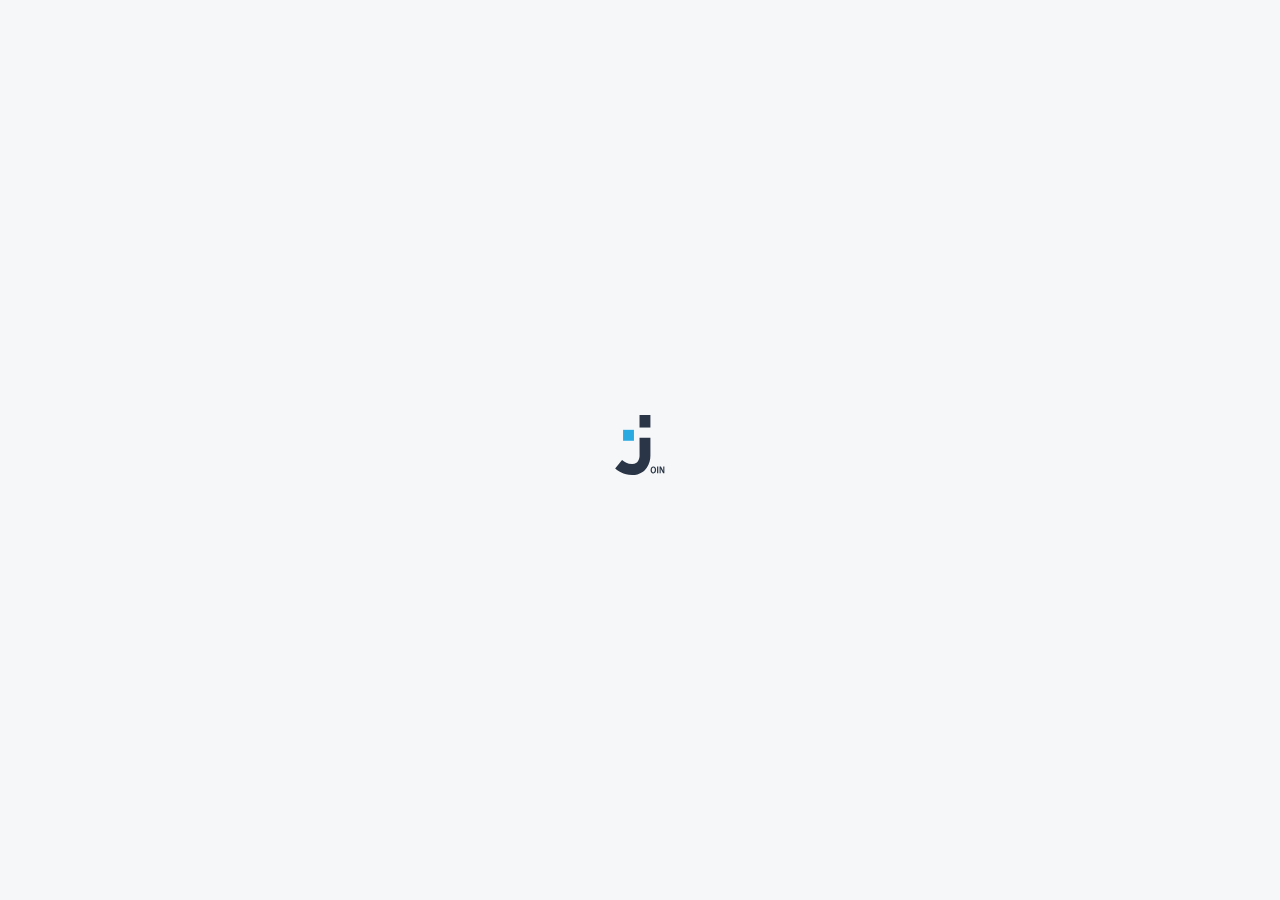
<file: index.html>
<!DOCTYPE html>
<html>

<head>
    <meta charset="UTF-8">
    <meta http-equiv="X-UA-Compatible" content="IE=edge">
    <meta name="viewport" content="width=device-width, initial-scale=1.0">
    <title>Login</title>

    <script src="../js/mini_backend.js"></script>
    <script src="../js/globalScript.js"></script>
    <script src="../js/index.js"></script>
    <script src="../js/globalVar.js"></script>
    <script src="../js/globalHTML.js"></script>

    <link rel="stylesheet" href="../css/index.css">
    <link rel="stylesheet" href="../css/globalStyle.css">
    <link href="https://fonts.googleapis.com/css2?family=Inter:wght@100;200;300;400;500;600;700;800;900&display=swap"
        rel="stylesheet">
    <link rel="icon" type="image/x-icon" href="../img/logoDark.svg">
</head>

<body onload="init()">
    <div id="joinLogo" class="startAnimation"></div>
    <div id="animationOverlay"></div>

    <div class="container" id="container">
        <div class="login">
            <h1>Log in</h1>
            <div class="loginFields">
                <div class="globalInput">
                    <input id="email" type="enterEmail" placeholder="E-Mail"> <img src="../img/emailIcon.png">
                </div>
                <div class="globalInput">
                    <input id="password" placeholder="Password" type="password"> <img src="../img/passwordIcon.png">
                </div>
                <div class="wrongLogin" id="loginFail"></div>
            </div>
            <div class="rememberMe">
                <p><input type="checkbox" id="rememberMe">Remember me</p>
                <a onclick="renderForgotPw()">Forgot my password</a>
            </div>
            <div class="loginButtons">
                <div class="buttonGlobal1" onclick="login()">
                    <p>Log in</p>
                </div>
                <div class="buttonGlobal2" onclick="guestLogin()">
                    <p>Guest Log in</p>
                </div>
            </div>

        </div>
        <div class="signUp">
            <p>Not a Join user?</p>
            <div class="buttonGlobal1" onclick="renderSignUp()">Sign up</div>
        </div>
        <div id="msgBox" class="buttonGlobal1 d-none">
            <p id="msg">You have registered successfully!</p>
        </div>
    </div>
</body>

</html>
</file>
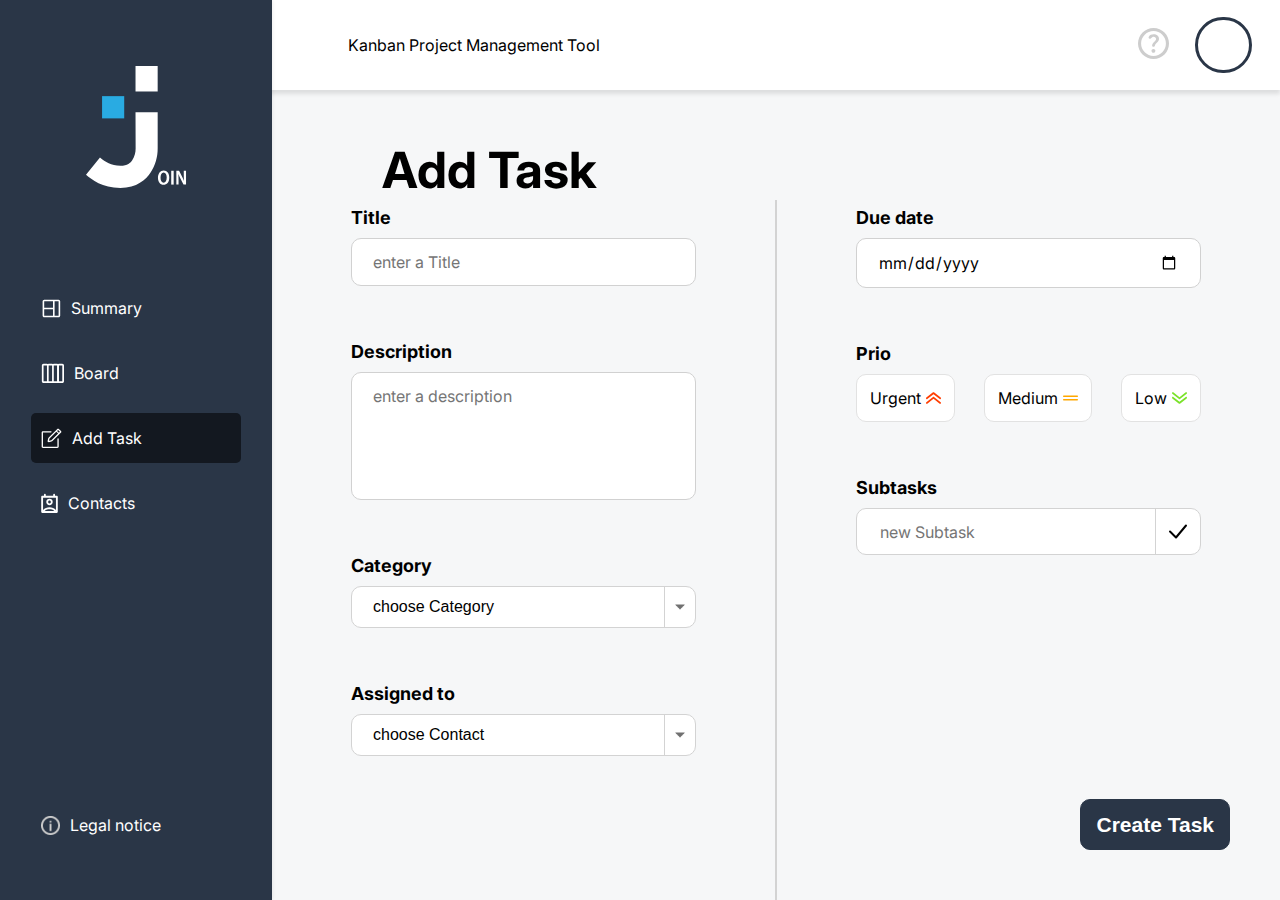
<file: html/addtask.html>
<!DOCTYPE html>
<html lang="en">

<head>
    <meta charset="UTF-8">
    <meta http-equiv="X-UA-Compatible" content="IE=edge">
    <meta name="viewport" content="width=device-width, initial-scale=1.0">
    <title>Add Task</title>

    <script src="../js/templates.js"></script>
    <script src="../js/globalAddTask.js"></script>
    <script src="../js/globalDropdown.js"></script>
    <script src="../js/globalScript.js"></script>
    <script src="../js/mini_backend.js"></script>
    <script src="../js/globalVar.js"></script>
    <script src="../js/globalHTML.js"></script>

    <link rel="stylesheet" href="../css/templatesStyle.css">
    <link rel="stylesheet" href="../css/addTask.css">
    <link rel="stylesheet" href="../css/globalAddTask.css">
    <link rel="stylesheet" href="../css/globalStyle.css">

    <link rel="icon" type="image/x-icon" href="../img/logoDark.svg">
</head>

<body onload=" initialiseATP()">

    <div w3-include-html="../html/template.html"></div>

    <div>
        <div id="addTaskPageBody" class="body">

            <h1 class="headline">Add Task</h1>
            <div class="addTaskLR">
                <div class="addTaskLeft">
                    <div class="center">
                        <h4>Title <p class="redStar d-none">*</p>
                        </h4>
                        <input id="titleField" type="text" class="textAreaStyle1" placeholder="enter a Title">
                        <span class="formValidate" id="validateTitle">  </span>
                        <h4>Description <p class="redStar d-none">*</p>
                        </h4>
                        <textarea id="descriptionField" class="textAreaStyle1"
                            placeholder="enter a description"></textarea>
                        <span class="formValidate" id="validateDescription">  </span>
                        <h4>Category <p class="redStar d-none">*</p>
                        </h4>
                        <div class="d-none" id="newCategory">
                            <input id="customCategory" type="text" placeholder="new Category">
                            <div>
                                <img onclick="reverseCategory()" src="../img/blackCross.svg"><img id="tick"
                                    onclick="addCustomCategory()" src="../img/tick.svg">
                            </div>
                        </div>
                        <div class="dropdown" id="categoryDropdown">
                            <button type="button" onclick="showDropdown('myDropdownATP')" class="dropbtn">
                                <span id="dropbtnCategory">choose Category</span>
                                <img src="../img/arrowDropDown.png">
                            </button>
                            <div id="myDropdownATP" class="dropdown-content d-none">
                            </div>
                        </div>
                        <div class="d-none" id="categoryColors">
                            <div class="categoryColor" id="1" style="background-color: #8aa4ff;"
                                onclick="chooseColor(1, '#8aa4ff')"></div>
                            <div class="categoryColor" id="2" style="background-color: #ff0000;"
                                onclick="chooseColor(2, '#ff0000')"></div>
                            <div class="categoryColor" id="3" style="background-color: #2ad300;"
                                onclick="chooseColor(3, '#2ad300')"></div>
                            <div class="categoryColor" id="4" style="background-color: #ff8a00;"
                                onclick="chooseColor(4, '#ff8a00')"></div>
                            <div class="categoryColor" id="5" style="background-color: #e200be;"
                                onclick="chooseColor(5, '#e200be')"></div>
                            <div class="categoryColor" id="6" style="background-color: #0038ff;"
                                onclick="chooseColor(6, '#0038ff')"></div>
                        </div>
                        <span class="formValidate" id="validateCategory">  </span>
                        <h4>Assigned to <p class="redStar d-none">*</p>
                        </h4>
                        <div class="dropdown">
                            <button type="button" onclick="showDropdown('myAssignedDropdownATP')" class="dropbtn">
                                <span id="dropbtnAssigned">choose Contact</span>
                                <img src="../img/arrowDropDown.png"></button>
                            <div id="myAssignedDropdownATP" class="dropdown-content d-none">
                            </div>
                        </div>
                        <div id="assignedAddTask" style="display: flex; margin-top: 15px;"></div>
                        <span class="formValidate" id="validateAssigned">  </span>
                    </div>
                </div>
                <div class="centerLine">
                    <div class="dividingLine"></div>
                </div>
                <div class="addTaskRight">
                    <div class="center">
                        <h4>Due date <p class="redStar d-none">*</p>
                        </h4>
                        <input id="dueDateField" name="dueDateField" class="textAreaStyle1" type="date">
                        <span class="formValidate" id="validateDueDate">  </span>
                        <h4>Prio <p class="redStar d-none">*</p>
                        </h4>
                        <div id="prioField" class="prio">
                            <div id="Urgent-button" onclick="changeColor('Urgent')" class="button1">Urgent <img
                                    id="Urgent" src="../img/prioUrgent.svg"></div>

                            <div id="Medium-button" onclick="changeColor('Medium')" class="button1">Medium<img
                                    id="Medium" src="../img/prioMedium.svg"></div>
                            <div id="Low-button" onclick="changeColor('Low')" class="button1">Low <img id="Low"
                                    src="../img/prioLow.svg"></div>
                        </div>
                        <span class="formValidate" id="validatePrio">  </span>
                        <h4>Subtasks</h4>
                        <div id="subtaskField">
                            <div>
                                <input id="subtaskInput" type="text" placeholder="new Subtask">
                                <img onclick="addSubtask()" src="../img/tick.svg">
                            </div>
                        </div>
                    </div>
                </div>
                <div class="finishButtons">
                    <button class="buttonGlobal1" id="createTaskButton" onclick="createTask()">Create Task</button>
                </div>
            </div>
        </div>
    </div>
</body>

</html>
</file>
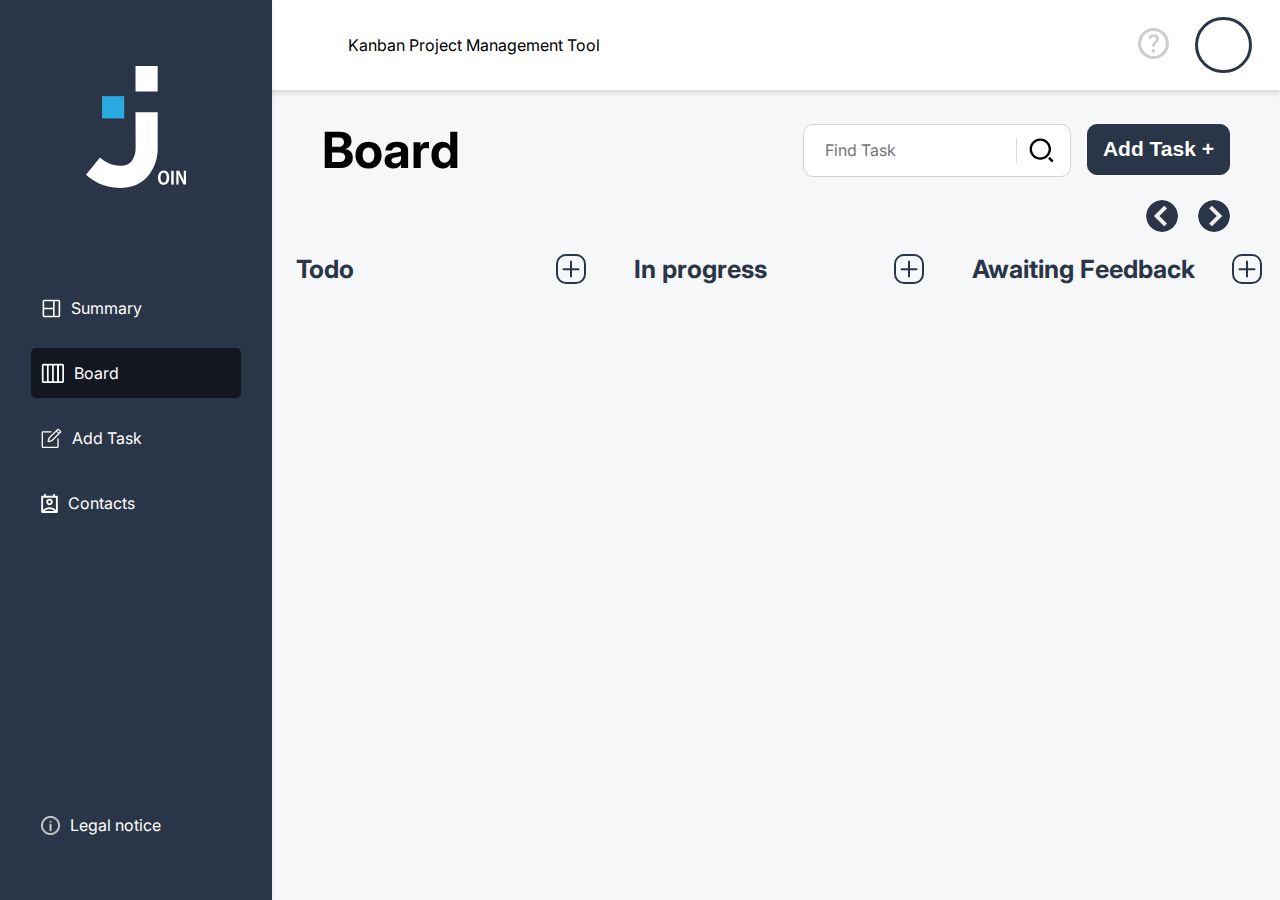
<file: html/board.html>
<!DOCTYPE html>
<html lang="en">

<head>
    <meta charset="UTF-8">
    <meta http-equiv="X-UA-Compatible" content="IE=edge">
    <meta name="viewport" content="width=device-width, initial-scale=1.0">
    <title>Board</title>

    <script src="../js/templates.js"></script>
    <script src="../js/globalScript.js"></script>
    <script src="../js/globalAddTask.js"></script>
    <script src="../js/globalDropdown.js"></script>
    <script src="../js/boardScript.js"></script>
    <script src="../js/boardTaskPopup.js"></script>
    <script src="../js/mini_backend.js"></script>
    <script src="../js/index.js"></script>
    <script src="../js/globalVar.js"></script>
    <script src="../js/globalHTML.js"></script>

    <link rel="stylesheet" href="../css/templatesStyle.css">
    <link rel="stylesheet" href="../css/globalStyle.css">
    <link rel="stylesheet" href="../css/globalAddTask.css">
    <link rel="stylesheet" href="../css/boardStyle.css">
    <link rel="stylesheet" href="../css/boardTaskPopup.css">

    <link rel="icon" type="image/x-icon" href="../img/logoDark.svg">
</head>

<body onload="initialise()">
    <!-- header template -->
    <div w3-include-html="../html/template.html"></div>

    <div class="body" id="body">

        <!-- header -->
        <div class="topContent">
            <div class="headline">Board</div>
            <div class="taskSearchAdd">
                <div class="search">
                    <input onkeyup="search()" placeholder="Find Task" type="text" id="searchInput">
                    <img src="../img/greyLine.svg">
                    <img src="../img/search.svg">
                </div>
                <button class="buttonGlobal1" onclick="openPopup('todoTask')" id="newTaskButton">Add Task +</button>
            </div>
            <div class="scrollButtons">
                <button id="arrowLeft" onclick="progressScrollLeft()"></button>
                <button id="arrowRight" onclick="progressScrollRight()"></button>
            </div>
        </div>

        <!-- progress colums -->
        <div class="scrollTasks">
            
            <div class="progressFields" id="progressFields">
                <div class="progress">
                    <div class="progressHeader" onclick="openPopup('todoTask')">
                        <p>Todo</p>
                        <div class="progressHeaderImg"></div>
                    </div>
                    <div id="todoTask" class="taskField" ondrop="moveTo('todoTask'), unHoverDrop('todoTask')"
                        ondragleave="unHoverDrop('todoTask')" ondragover="allowDrop(event), hoverDrop('todoTask')">
                    </div>
                </div>

                <div class="progress">
                    <div class="progressHeader" onclick="openPopup('inProgressTask')">
                        <p>In progress</p>
                        <div class="progressHeaderImg"></div>
                    </div>
                    <div id="inProgressTask" class="taskField"
                        ondrop="moveTo('inProgressTask'), unHoverDrop('inProgressTask')"
                        ondragleave="unHoverDrop('inProgressTask')"
                        ondragover="allowDrop(event), hoverDrop('inProgressTask')">
                    </div>
                </div>

                <div class="progress">
                    <div class="progressHeader" onclick="openPopup('awaitingFeedbackTask')">
                        <p>Awaiting Feedback</p>
                        <div class="progressHeaderImg"></div>
                    </div>
                    <div id="awaitingFeedbackTask" class="taskField"
                        ondrop="moveTo('awaitingFeedbackTask'), unHoverDrop('awaitingFeedbackTask')"
                        ondragleave="unHoverDrop('awaitingFeedbackTask')"
                        ondragover="allowDrop(event), hoverDrop('awaitingFeedbackTask')">
                    </div>
                </div>

                <div class="progress">
                    <div class="progressHeader" onclick="openPopup('doneTask')">
                        <p>Done</p>
                        <div class="progressHeaderImg"></div>
                    </div>
                    <div id="doneTask" class="taskField" ondrop="moveTo('doneTask'), unHoverDrop('doneTask')"
                        ondragleave="unHoverDrop('doneTask')" ondragover="allowDrop(event), hoverDrop('doneTask')">
                    </div>
                </div>
            </div>
        </div>
        <!-- Add Task -->
        <div>
            <div id="tasks" class="d-none">

            </div>
        </div>

        <div id="fullscreenBackground" onclick="closeFullscreen()" class="d-none"></div>
        <div id="FsTask" class="task"></div>
    </div>
    <div id="deleteBackground" class="d-none">
        <div class="deletePopup">
            <p>Are you sure you want to delete this task?</p>
            <div>
                <button class="buttonGlobal2" onclick="closeDeletePopUp()">No</button>
                <button class="buttonGlobal1" onclick="deleteTask(contactClicked); closeDeletePopUp();">Yes</button>
            </div>
        </div>
    </div>
</body>

</html>
</file>
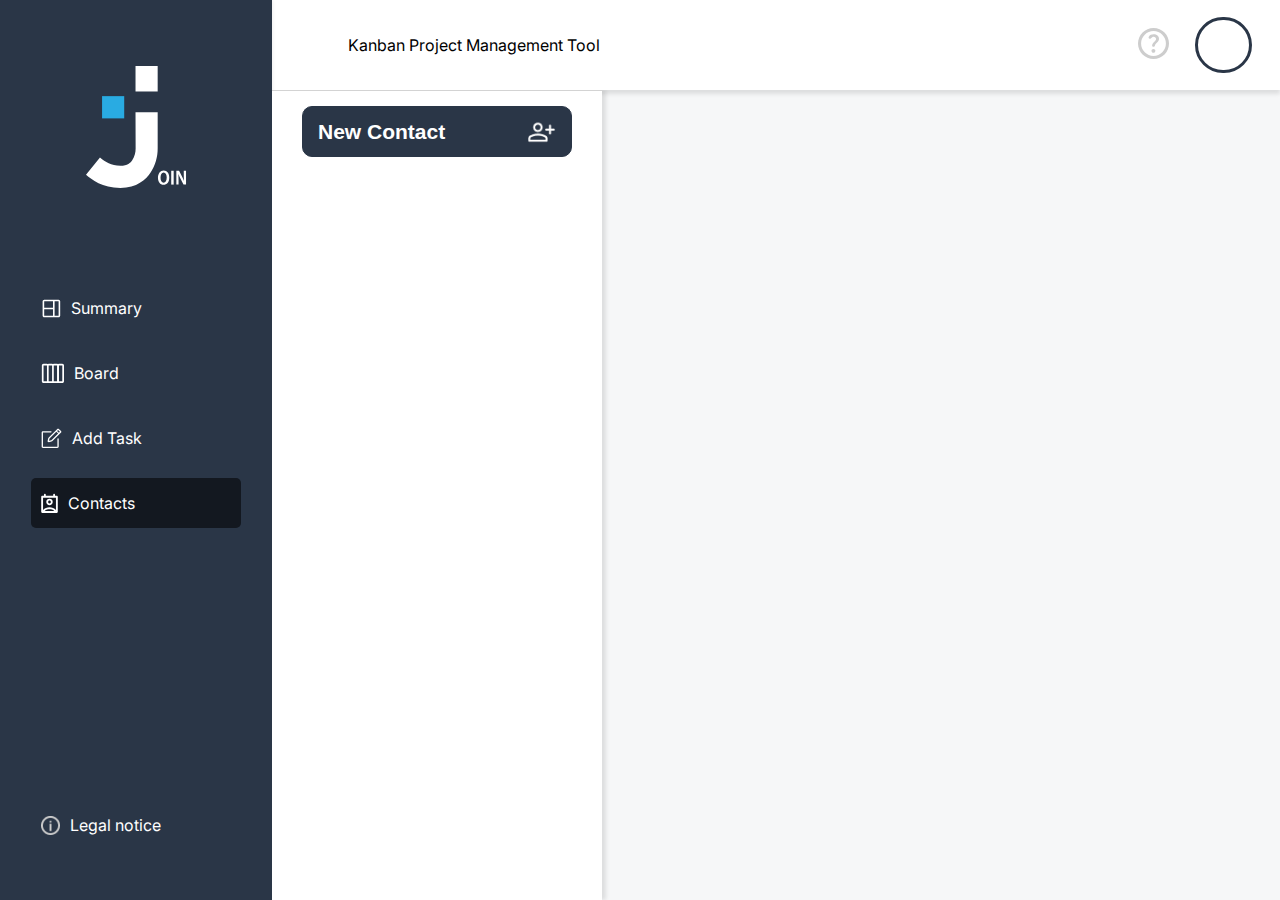
<file: html/contact.html>
<!DOCTYPE html>
<html lang="en">

<head>
    <meta charset="UTF-8">
    <meta http-equiv="X-UA-Compatible" content="IE=edge">
    <meta name="viewport" content="width=device-width, initial-scale=1.0">
    <title>Contacts</title>

    <script src="../js/mini_backend.js"></script>
    <script src="../js/templates.js"></script>
    <script src="../js/globalAddTask.js"></script>
    <script src="../js/globalDropdown.js"></script>
    <script src="../js/globalScript.js"></script>
    <script src="../js/index.js"></script>
    <script src="../js/contact.js"></script>
    <script src="../js/contactFormValidation.js"></script>
    <script src="../js/globalHTML.js"></script>
    <script src="../js/globalVar.js"></script>

    <link rel="stylesheet" href="../css/templatesStyle.css">
    <link rel="stylesheet" href="../css/contact.css">
    <link rel="stylesheet" href="../css/globalAddTask.css">
    <link rel="stylesheet" href="../css/globalStyle.css">

    <link rel="icon" type="image/x-icon" href="../img/logoDark.svg">
</head>

<body onload="init();">

    <div w3-include-html="../html/template.html"></div>

    <div class="body">
        <div class="contactList" id="contactList">
            <button class="buttonGlobal1 newContactButton" onclick="newContactPopup()">New Contact <img
                    src="../img/addContactIcon.png"></button>
            <div id="renderContacts">
            </div>

        </div>
        <div class="contactDisplay" id="contactDisplay">

        </div>
    </div>

    <div id="deleteBackground" class="d-none">
        <div class="deletePopup">
            <p>Are you sure you want to delete this contact?</p>
            <div>
                <button class="buttonGlobal2" onclick="closeDeletePopUp()">No</button>
                <button class="buttonGlobal1" onclick="deleteContact(contactClicked); closeDeletePopUp();">Yes</button>
            </div>
        </div>
    </div>

    <div id="popUpWindow" class=""></div>
    <div id="fullscreenBackground" class="d-none" onclick="closeFullscreenContacts()"></div>
    <div>
        <div id="tasks" class="d-none"></div>
    </div>

</body>

</html>
</file>
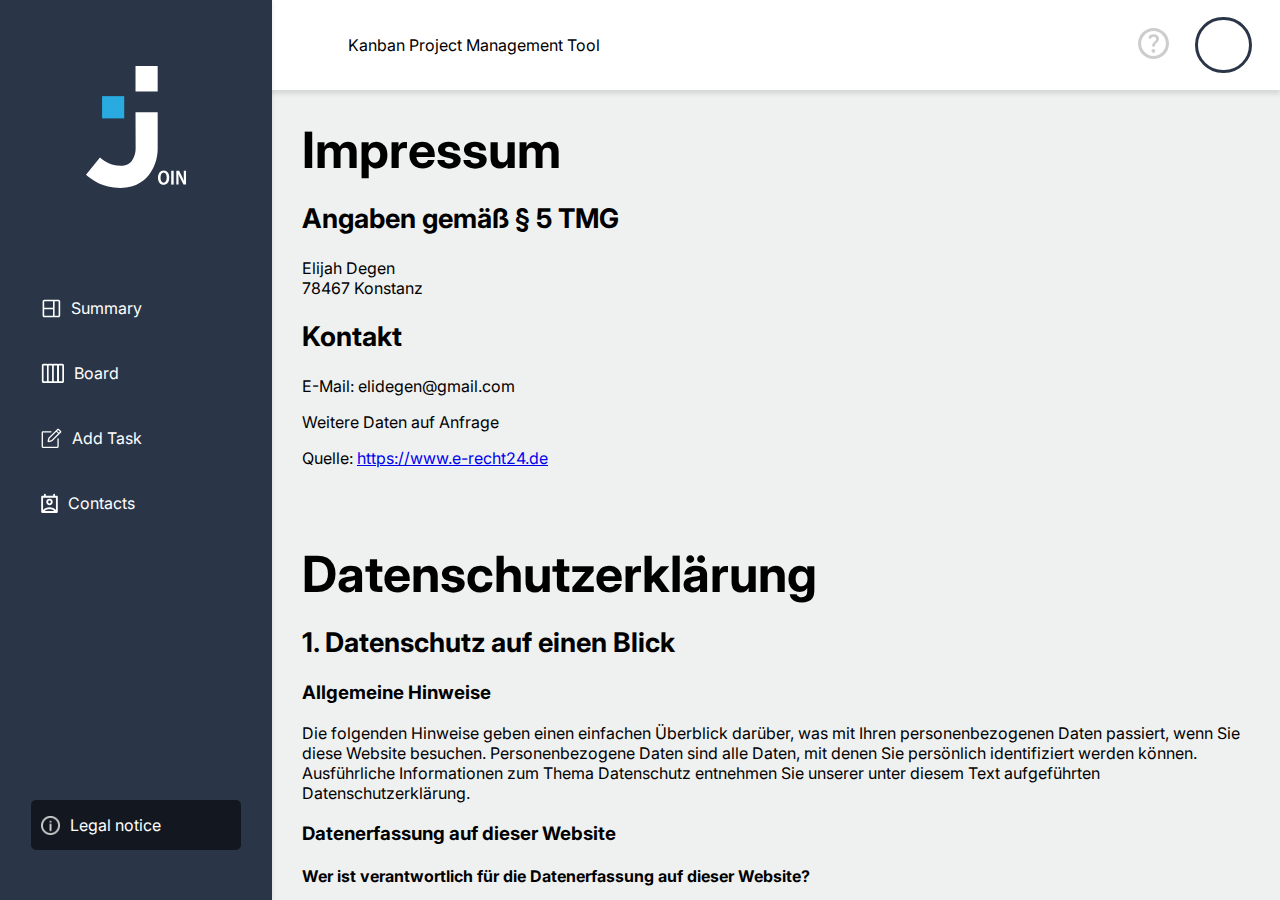
<file: html/datenschutz.html>
<!DOCTYPE html>
<html lang="en">

<head>
    <meta charset="UTF-8">
    <meta http-equiv="X-UA-Compatible" content="IE=edge">
    <meta name="viewport" content="width=device-width, initial-scale=1.0">
    <title>Datenschutz</title>

    <script src="../js/templates.js"></script>
    <script src="../js/globalScript.js"></script>
    <script src="../js/mini_backend.js"></script>
    <script src="../js/globalVar.js"></script>

    <link rel="stylesheet" href="../css/templatesStyle.css">
    <link rel="stylesheet" href="../css/datenschutz.css">
    <link rel="stylesheet" href="../css/globalStyle.css">

    <link rel="icon" type="image/x-icon" href="../img/logoDark.svg">
</head>

<body onload="includeHTML(4)">

    <div w3-include-html="../html/template.html"></div>

    <div class="body">
        <div class="container">
            <h1>Impressum</h1>

            <h2>Angaben gem&auml;&szlig; &sect; 5 TMG</h2>
            <p>Elijah Degen<br />
                78467 Konstanz</p>

            <h2>Kontakt</h2>
            <p>E-Mail: elidegen@gmail.com</p>
            <p>Weitere Daten auf Anfrage</p>
            <p>Quelle: <a href="https://www.e-recht24.de">https://www.e-recht24.de</a></p>
        </div>

        <div class="container-datenschutz">
            <h1>Datenschutz&shy;erkl&auml;rung</h1>
            <h2>1. Datenschutz auf einen Blick</h2>
            <h3>Allgemeine Hinweise</h3>
            <p>Die folgenden Hinweise geben einen einfachen &Uuml;berblick dar&uuml;ber, was mit Ihren personenbezogenen
                Daten passiert, wenn Sie diese Website besuchen. Personenbezogene Daten sind alle Daten, mit denen Sie
                pers&ouml;nlich identifiziert werden k&ouml;nnen. Ausf&uuml;hrliche Informationen zum Thema Datenschutz
                entnehmen Sie unserer unter diesem Text aufgef&uuml;hrten Datenschutzerkl&auml;rung.</p>
            <h3>Datenerfassung auf dieser Website</h3>
            <h4>Wer ist verantwortlich f&uuml;r die Datenerfassung auf dieser Website?</h4>
            <p>Die Datenverarbeitung auf dieser Website erfolgt durch den Websitebetreiber. Dessen Kontaktdaten
                k&ouml;nnen Sie dem Abschnitt &bdquo;Hinweis zur Verantwortlichen Stelle&ldquo; in dieser
                Datenschutzerkl&auml;rung entnehmen.</p>
            <h4>Wie erfassen wir Ihre Daten?</h4>
            <p>Ihre Daten werden zum einen dadurch erhoben, dass Sie uns diese mitteilen. Hierbei kann es sich
                z.&nbsp;B. um Daten handeln, die Sie in ein Kontaktformular eingeben.</p>
            <p>Andere Daten werden automatisch oder nach Ihrer Einwilligung beim Besuch der Website durch unsere
                IT-Systeme erfasst. Das sind vor allem technische Daten (z.&nbsp;B. Internetbrowser, Betriebssystem oder
                Uhrzeit des Seitenaufrufs). Die Erfassung dieser Daten erfolgt automatisch, sobald Sie diese Website
                betreten.</p>
            <h4>Wof&uuml;r nutzen wir Ihre Daten?</h4>
            <p>Ein Teil der Daten wird erhoben, um eine fehlerfreie Bereitstellung der Website zu gew&auml;hrleisten.
                Andere Daten k&ouml;nnen zur Analyse Ihres Nutzerverhaltens verwendet werden.</p>
            <h4>Welche Rechte haben Sie bez&uuml;glich Ihrer Daten?</h4>
            <p>Sie haben jederzeit das Recht, unentgeltlich Auskunft &uuml;ber Herkunft, Empf&auml;nger und Zweck Ihrer
                gespeicherten personenbezogenen Daten zu erhalten. Sie haben au&szlig;erdem ein Recht, die Berichtigung
                oder L&ouml;schung dieser Daten zu verlangen. Wenn Sie eine Einwilligung zur Datenverarbeitung erteilt
                haben, k&ouml;nnen Sie diese Einwilligung jederzeit f&uuml;r die Zukunft widerrufen. Au&szlig;erdem
                haben Sie das Recht, unter bestimmten Umst&auml;nden die Einschr&auml;nkung der Verarbeitung Ihrer
                personenbezogenen Daten zu verlangen. Des Weiteren steht Ihnen ein Beschwerderecht bei der
                zust&auml;ndigen Aufsichtsbeh&ouml;rde zu.</p>
            <p>Hierzu sowie zu weiteren Fragen zum Thema Datenschutz k&ouml;nnen Sie sich jederzeit an uns wenden.</p>
            <h3>Analyse-Tools und Tools von Dritt&shy;anbietern</h3>
            <p>Beim Besuch dieser Website kann Ihr Surf-Verhalten statistisch ausgewertet werden. Das geschieht vor
                allem mit sogenannten Analyseprogrammen.</p>
            <p>Detaillierte Informationen zu diesen Analyseprogrammen finden Sie in der folgenden
                Datenschutzerkl&auml;rung.</p>
            <h2>2. Hosting</h2>
            <p>Wir hosten die Inhalte unserer Website bei folgendem Anbieter:</p>
            <h3>Externes Hosting</h3>
            <p>Diese Website wird extern gehostet. Die personenbezogenen Daten, die auf dieser Website erfasst werden,
                werden auf den Servern des Hosters / der Hoster gespeichert. Hierbei kann es sich v.&nbsp;a. um
                IP-Adressen, Kontaktanfragen, Meta- und Kommunikationsdaten, Vertragsdaten, Kontaktdaten, Namen,
                Websitezugriffe und sonstige Daten, die &uuml;ber eine Website generiert werden, handeln.</p>
            <p>Das externe Hosting erfolgt zum Zwecke der Vertragserf&uuml;llung gegen&uuml;ber unseren potenziellen und
                bestehenden Kunden (Art. 6 Abs. 1 lit. b DSGVO) und im Interesse einer sicheren, schnellen und
                effizienten Bereitstellung unseres Online-Angebots durch einen professionellen Anbieter (Art. 6 Abs. 1
                lit. f DSGVO). Sofern eine entsprechende Einwilligung abgefragt wurde, erfolgt die Verarbeitung
                ausschlie&szlig;lich auf Grundlage von Art. 6 Abs. 1 lit. a DSGVO und &sect; 25 Abs. 1 TTDSG, soweit die
                Einwilligung die Speicherung von Cookies oder den Zugriff auf Informationen im Endger&auml;t des Nutzers
                (z.&nbsp;B. Device-Fingerprinting) im Sinne des TTDSG umfasst. Die Einwilligung ist jederzeit
                widerrufbar.</p>
            <p>Unser(e) Hoster wird bzw. werden Ihre Daten nur insoweit verarbeiten, wie dies zur Erf&uuml;llung seiner
                Leistungspflichten erforderlich ist und unsere Weisungen in Bezug auf diese Daten befolgen.</p>
            <p>Wir setzen folgende(n) Hoster ein:</p>
            <p>&#91;Name und vollst&auml;ndige Anschrift des Hosters&#93;</p>
            <h4>Auftragsverarbeitung</h4>
            <p>Wir haben einen Vertrag &uuml;ber Auftragsverarbeitung (AVV) zur Nutzung des oben genannten Dienstes
                geschlossen. Hierbei handelt es sich um einen datenschutzrechtlich vorgeschriebenen Vertrag, der
                gew&auml;hrleistet, dass dieser die personenbezogenen Daten unserer Websitebesucher nur nach unseren
                Weisungen und unter Einhaltung der DSGVO verarbeitet.</p>
            <h2>3. Allgemeine Hinweise und Pflicht&shy;informationen</h2>
            <h3>Datenschutz</h3>
            <p>Die Betreiber dieser Seiten nehmen den Schutz Ihrer pers&ouml;nlichen Daten sehr ernst. Wir behandeln
                Ihre personenbezogenen Daten vertraulich und entsprechend den gesetzlichen Datenschutzvorschriften sowie
                dieser Datenschutzerkl&auml;rung.</p>
            <p>Wenn Sie diese Website benutzen, werden verschiedene personenbezogene Daten erhoben. Personenbezogene
                Daten sind Daten, mit denen Sie pers&ouml;nlich identifiziert werden k&ouml;nnen. Die vorliegende
                Datenschutzerkl&auml;rung erl&auml;utert, welche Daten wir erheben und wof&uuml;r wir sie nutzen. Sie
                erl&auml;utert auch, wie und zu welchem Zweck das geschieht.</p>
            <p>Wir weisen darauf hin, dass die Daten&uuml;bertragung im Internet (z.&nbsp;B. bei der Kommunikation per
                E-Mail) Sicherheitsl&uuml;cken aufweisen kann. Ein l&uuml;ckenloser Schutz der Daten vor dem Zugriff
                durch Dritte ist nicht m&ouml;glich.</p>
            <h3>Hinweis zur verantwortlichen Stelle</h3>
            <p>Die verantwortliche Stelle f&uuml;r die Datenverarbeitung auf dieser Website ist:</p>
            <p>Beispielfirma<br />
                Musterweg 10<br />
                90210 Musterstadt</p>

            <p>Telefon: +49 (0) 123 44 55 66<br />
                E-Mail: info@beispielfirma.de</p>
            <p>Verantwortliche Stelle ist die nat&uuml;rliche oder juristische Person, die allein oder gemeinsam mit
                anderen &uuml;ber die Zwecke und Mittel der Verarbeitung von personenbezogenen Daten (z.&nbsp;B. Namen,
                E-Mail-Adressen o. &Auml;.) entscheidet.</p>

            <h3>Speicherdauer</h3>
            <p>Soweit innerhalb dieser Datenschutzerkl&auml;rung keine speziellere Speicherdauer genannt wurde,
                verbleiben Ihre personenbezogenen Daten bei uns, bis der Zweck f&uuml;r die Datenverarbeitung
                entf&auml;llt. Wenn Sie ein berechtigtes L&ouml;schersuchen geltend machen oder eine Einwilligung zur
                Datenverarbeitung widerrufen, werden Ihre Daten gel&ouml;scht, sofern wir keine anderen rechtlich
                zul&auml;ssigen Gr&uuml;nde f&uuml;r die Speicherung Ihrer personenbezogenen Daten haben (z.&nbsp;B.
                steuer- oder handelsrechtliche Aufbewahrungsfristen); im letztgenannten Fall erfolgt die L&ouml;schung
                nach Fortfall dieser Gr&uuml;nde.</p>
            <h3>Allgemeine Hinweise zu den Rechtsgrundlagen der Datenverarbeitung auf dieser Website</h3>
            <p>Sofern Sie in die Datenverarbeitung eingewilligt haben, verarbeiten wir Ihre personenbezogenen Daten auf
                Grundlage von Art. 6 Abs. 1 lit. a DSGVO bzw. Art. 9 Abs. 2 lit. a DSGVO, sofern besondere
                Datenkategorien nach Art. 9 Abs. 1 DSGVO verarbeitet werden. Im Falle einer ausdr&uuml;cklichen
                Einwilligung in die &Uuml;bertragung personenbezogener Daten in Drittstaaten erfolgt die
                Datenverarbeitung au&szlig;erdem auf Grundlage von Art. 49 Abs. 1 lit. a DSGVO. Sofern Sie in die
                Speicherung von Cookies oder in den Zugriff auf Informationen in Ihr Endger&auml;t (z.&nbsp;B. via
                Device-Fingerprinting) eingewilligt haben, erfolgt die Datenverarbeitung zus&auml;tzlich auf Grundlage
                von &sect; 25 Abs. 1 TTDSG. Die Einwilligung ist jederzeit widerrufbar. Sind Ihre Daten zur
                Vertragserf&uuml;llung oder zur Durchf&uuml;hrung vorvertraglicher Ma&szlig;nahmen erforderlich,
                verarbeiten wir Ihre Daten auf Grundlage des Art. 6 Abs. 1 lit. b DSGVO. Des Weiteren verarbeiten wir
                Ihre Daten, sofern diese zur Erf&uuml;llung einer rechtlichen Verpflichtung erforderlich sind auf
                Grundlage von Art. 6 Abs. 1 lit. c DSGVO. Die Datenverarbeitung kann ferner auf Grundlage unseres
                berechtigten Interesses nach Art. 6 Abs. 1 lit. f DSGVO erfolgen. &Uuml;ber die jeweils im Einzelfall
                einschl&auml;gigen Rechtsgrundlagen wird in den folgenden Abs&auml;tzen dieser Datenschutzerkl&auml;rung
                informiert.</p>
            <h3>Widerruf Ihrer Einwilligung zur Datenverarbeitung</h3>
            <p>Viele Datenverarbeitungsvorg&auml;nge sind nur mit Ihrer ausdr&uuml;cklichen Einwilligung m&ouml;glich.
                Sie k&ouml;nnen eine bereits erteilte Einwilligung jederzeit widerrufen. Die Rechtm&auml;&szlig;igkeit
                der bis zum Widerruf erfolgten Datenverarbeitung bleibt vom Widerruf unber&uuml;hrt.</p>
            <h3>Widerspruchsrecht gegen die Datenerhebung in besonderen F&auml;llen sowie gegen Direktwerbung (Art. 21
                DSGVO)</h3>
            <p>WENN DIE DATENVERARBEITUNG AUF GRUNDLAGE VON ART. 6 ABS. 1 LIT. E ODER F DSGVO ERFOLGT, HABEN SIE
                JEDERZEIT DAS RECHT, AUS GR&Uuml;NDEN, DIE SICH AUS IHRER BESONDEREN SITUATION ERGEBEN, GEGEN DIE
                VERARBEITUNG IHRER PERSONENBEZOGENEN DATEN WIDERSPRUCH EINZULEGEN; DIES GILT AUCH F&Uuml;R EIN AUF DIESE
                BESTIMMUNGEN GEST&Uuml;TZTES PROFILING. DIE JEWEILIGE RECHTSGRUNDLAGE, AUF DENEN EINE VERARBEITUNG
                BERUHT, ENTNEHMEN SIE DIESER DATENSCHUTZERKL&Auml;RUNG. WENN SIE WIDERSPRUCH EINLEGEN, WERDEN WIR IHRE
                BETROFFENEN PERSONENBEZOGENEN DATEN NICHT MEHR VERARBEITEN, ES SEI DENN, WIR K&Ouml;NNEN ZWINGENDE
                SCHUTZW&Uuml;RDIGE GR&Uuml;NDE F&Uuml;R DIE VERARBEITUNG NACHWEISEN, DIE IHRE INTERESSEN, RECHTE UND
                FREIHEITEN &Uuml;BERWIEGEN ODER DIE VERARBEITUNG DIENT DER GELTENDMACHUNG, AUS&Uuml;BUNG ODER
                VERTEIDIGUNG VON RECHTSANSPR&Uuml;CHEN (WIDERSPRUCH NACH ART. 21 ABS. 1 DSGVO).</p>
            <p>WERDEN IHRE PERSONENBEZOGENEN DATEN VERARBEITET, UM DIREKTWERBUNG ZU BETREIBEN, SO HABEN SIE DAS RECHT,
                JEDERZEIT WIDERSPRUCH GEGEN DIE VERARBEITUNG SIE BETREFFENDER PERSONENBEZOGENER DATEN ZUM ZWECKE
                DERARTIGER WERBUNG EINZULEGEN; DIES GILT AUCH F&Uuml;R DAS PROFILING, SOWEIT ES MIT SOLCHER
                DIREKTWERBUNG IN VERBINDUNG STEHT. WENN SIE WIDERSPRECHEN, WERDEN IHRE PERSONENBEZOGENEN DATEN
                ANSCHLIESSEND NICHT MEHR ZUM ZWECKE DER DIREKTWERBUNG VERWENDET (WIDERSPRUCH NACH ART. 21 ABS. 2 DSGVO).
            </p>
            <h3>Beschwerde&shy;recht bei der zust&auml;ndigen Aufsichts&shy;beh&ouml;rde</h3>
            <p>Im Falle von Verst&ouml;&szlig;en gegen die DSGVO steht den Betroffenen ein Beschwerderecht bei einer
                Aufsichtsbeh&ouml;rde, insbesondere in dem Mitgliedstaat ihres gew&ouml;hnlichen Aufenthalts, ihres
                Arbeitsplatzes oder des Orts des mutma&szlig;lichen Versto&szlig;es zu. Das Beschwerderecht besteht
                unbeschadet anderweitiger verwaltungsrechtlicher oder gerichtlicher Rechtsbehelfe.</p>
            <h3>Recht auf Daten&shy;&uuml;bertrag&shy;barkeit</h3>
            <p>Sie haben das Recht, Daten, die wir auf Grundlage Ihrer Einwilligung oder in Erf&uuml;llung eines
                Vertrags automatisiert verarbeiten, an sich oder an einen Dritten in einem g&auml;ngigen,
                maschinenlesbaren Format aush&auml;ndigen zu lassen. Sofern Sie die direkte &Uuml;bertragung der Daten
                an einen anderen Verantwortlichen verlangen, erfolgt dies nur, soweit es technisch machbar ist.</p>
            <h3>Auskunft, L&ouml;schung und Berichtigung</h3>
            <p>Sie haben im Rahmen der geltenden gesetzlichen Bestimmungen jederzeit das Recht auf unentgeltliche
                Auskunft &uuml;ber Ihre gespeicherten personenbezogenen Daten, deren Herkunft und Empf&auml;nger und den
                Zweck der Datenverarbeitung und ggf. ein Recht auf Berichtigung oder L&ouml;schung dieser Daten. Hierzu
                sowie zu weiteren Fragen zum Thema personenbezogene Daten k&ouml;nnen Sie sich jederzeit an uns wenden.
            </p>
            <h3>Recht auf Einschr&auml;nkung der Verarbeitung</h3>
            <p>Sie haben das Recht, die Einschr&auml;nkung der Verarbeitung Ihrer personenbezogenen Daten zu verlangen.
                Hierzu k&ouml;nnen Sie sich jederzeit an uns wenden. Das Recht auf Einschr&auml;nkung der Verarbeitung
                besteht in folgenden F&auml;llen:</p>
            <ul>
                <li>Wenn Sie die Richtigkeit Ihrer bei uns gespeicherten personenbezogenen Daten bestreiten,
                    ben&ouml;tigen wir in der Regel Zeit, um dies zu &uuml;berpr&uuml;fen. F&uuml;r die Dauer der
                    Pr&uuml;fung haben Sie das Recht, die Einschr&auml;nkung der Verarbeitung Ihrer personenbezogenen
                    Daten zu verlangen.</li>
                <li>Wenn die Verarbeitung Ihrer personenbezogenen Daten unrechtm&auml;&szlig;ig geschah/geschieht,
                    k&ouml;nnen Sie statt der L&ouml;schung die Einschr&auml;nkung der Datenverarbeitung verlangen.</li>
                <li>Wenn wir Ihre personenbezogenen Daten nicht mehr ben&ouml;tigen, Sie sie jedoch zur Aus&uuml;bung,
                    Verteidigung oder Geltendmachung von Rechtsanspr&uuml;chen ben&ouml;tigen, haben Sie das Recht,
                    statt der L&ouml;schung die Einschr&auml;nkung der Verarbeitung Ihrer personenbezogenen Daten zu
                    verlangen.</li>
                <li>Wenn Sie einen Widerspruch nach Art. 21 Abs. 1 DSGVO eingelegt haben, muss eine Abw&auml;gung
                    zwischen Ihren und unseren Interessen vorgenommen werden. Solange noch nicht feststeht, wessen
                    Interessen &uuml;berwiegen, haben Sie das Recht, die Einschr&auml;nkung der Verarbeitung Ihrer
                    personenbezogenen Daten zu verlangen.</li>
            </ul>
            <p>Wenn Sie die Verarbeitung Ihrer personenbezogenen Daten eingeschr&auml;nkt haben, d&uuml;rfen diese Daten
                &ndash; von ihrer Speicherung abgesehen &ndash; nur mit Ihrer Einwilligung oder zur Geltendmachung,
                Aus&uuml;bung oder Verteidigung von Rechtsanspr&uuml;chen oder zum Schutz der Rechte einer anderen
                nat&uuml;rlichen oder juristischen Person oder aus Gr&uuml;nden eines wichtigen &ouml;ffentlichen
                Interesses der Europ&auml;ischen Union oder eines Mitgliedstaats verarbeitet werden.</p>
            <h3>SSL- bzw. TLS-Verschl&uuml;sselung</h3>
            <p>Diese Seite nutzt aus Sicherheitsgr&uuml;nden und zum Schutz der &Uuml;bertragung vertraulicher Inhalte,
                wie zum Beispiel Bestellungen oder Anfragen, die Sie an uns als Seitenbetreiber senden, eine SSL- bzw.
                TLS-Verschl&uuml;sselung. Eine verschl&uuml;sselte Verbindung erkennen Sie daran, dass die Adresszeile
                des Browsers von &bdquo;http://&ldquo; auf &bdquo;https://&ldquo; wechselt und an dem Schloss-Symbol in
                Ihrer Browserzeile.</p>
            <p>Wenn die SSL- bzw. TLS-Verschl&uuml;sselung aktiviert ist, k&ouml;nnen die Daten, die Sie an uns
                &uuml;bermitteln, nicht von Dritten mitgelesen werden.</p>
            <h3>Widerspruch gegen Werbe-E-Mails</h3>
            <p>Der Nutzung von im Rahmen der Impressumspflicht ver&ouml;ffentlichten Kontaktdaten zur &Uuml;bersendung
                von nicht ausdr&uuml;cklich angeforderter Werbung und Informationsmaterialien wird hiermit
                widersprochen. Die Betreiber der Seiten behalten sich ausdr&uuml;cklich rechtliche Schritte im Falle der
                unverlangten Zusendung von Werbeinformationen, etwa durch Spam-E-Mails, vor.</p>
            <h2>4. Datenerfassung auf dieser Website</h2>
            <h3>Cookies</h3>
            <p>Unsere Internetseiten verwenden so genannte &bdquo;Cookies&ldquo;. Cookies sind kleine Datenpakete und
                richten auf Ihrem Endger&auml;t keinen Schaden an. Sie werden entweder vor&uuml;bergehend f&uuml;r die
                Dauer einer Sitzung (Session-Cookies) oder dauerhaft (permanente Cookies) auf Ihrem Endger&auml;t
                gespeichert. Session-Cookies werden nach Ende Ihres Besuchs automatisch gel&ouml;scht. Permanente
                Cookies bleiben auf Ihrem Endger&auml;t gespeichert, bis Sie diese selbst l&ouml;schen oder eine
                automatische L&ouml;schung durch Ihren Webbrowser erfolgt.</p>
            <p>Cookies k&ouml;nnen von uns (First-Party-Cookies) oder von Drittunternehmen stammen (sog.
                Third-Party-Cookies). Third-Party-Cookies erm&ouml;glichen die Einbindung bestimmter Dienstleistungen
                von Drittunternehmen innerhalb von Webseiten (z.&nbsp;B. Cookies zur Abwicklung von
                Zahlungsdienstleistungen).</p>
            <p>Cookies haben verschiedene Funktionen. Zahlreiche Cookies sind technisch notwendig, da bestimmte
                Webseitenfunktionen ohne diese nicht funktionieren w&uuml;rden (z.&nbsp;B. die Warenkorbfunktion oder
                die Anzeige von Videos). Andere Cookies k&ouml;nnen zur Auswertung des Nutzerverhaltens oder zu
                Werbezwecken verwendet werden.</p>
            <p>Cookies, die zur Durchf&uuml;hrung des elektronischen Kommunikationsvorgangs, zur Bereitstellung
                bestimmter, von Ihnen erw&uuml;nschter Funktionen (z.&nbsp;B. f&uuml;r die Warenkorbfunktion) oder zur
                Optimierung der Website (z.&nbsp;B. Cookies zur Messung des Webpublikums) erforderlich sind (notwendige
                Cookies), werden auf Grundlage von Art. 6 Abs. 1 lit. f DSGVO gespeichert, sofern keine andere
                Rechtsgrundlage angegeben wird. Der Websitebetreiber hat ein berechtigtes Interesse an der Speicherung
                von notwendigen Cookies zur technisch fehlerfreien und optimierten Bereitstellung seiner Dienste. Sofern
                eine Einwilligung zur Speicherung von Cookies und vergleichbaren Wiedererkennungstechnologien abgefragt
                wurde, erfolgt die Verarbeitung ausschlie&szlig;lich auf Grundlage dieser Einwilligung (Art. 6 Abs. 1
                lit. a DSGVO und &sect; 25 Abs. 1 TTDSG); die Einwilligung ist jederzeit widerrufbar.</p>
            <p>Sie k&ouml;nnen Ihren Browser so einstellen, dass Sie &uuml;ber das Setzen von Cookies informiert werden
                und Cookies nur im Einzelfall erlauben, die Annahme von Cookies f&uuml;r bestimmte F&auml;lle oder
                generell ausschlie&szlig;en sowie das automatische L&ouml;schen der Cookies beim Schlie&szlig;en des
                Browsers aktivieren. Bei der Deaktivierung von Cookies kann die Funktionalit&auml;t dieser Website
                eingeschr&auml;nkt sein.</p>
            <p>Welche Cookies und Dienste auf dieser Website eingesetzt werden, k&ouml;nnen Sie dieser
                Datenschutzerkl&auml;rung entnehmen.</p>
            <h3>Anfrage per E-Mail, Telefon oder Telefax</h3>
            <p>Wenn Sie uns per E-Mail, Telefon oder Telefax kontaktieren, wird Ihre Anfrage inklusive aller daraus
                hervorgehenden personenbezogenen Daten (Name, Anfrage) zum Zwecke der Bearbeitung Ihres Anliegens bei
                uns gespeichert und verarbeitet. Diese Daten geben wir nicht ohne Ihre Einwilligung weiter.</p>
            <p>Die Verarbeitung dieser Daten erfolgt auf Grundlage von Art. 6 Abs. 1 lit. b DSGVO, sofern Ihre Anfrage
                mit der Erf&uuml;llung eines Vertrags zusammenh&auml;ngt oder zur Durchf&uuml;hrung vorvertraglicher
                Ma&szlig;nahmen erforderlich ist. In allen &uuml;brigen F&auml;llen beruht die Verarbeitung auf unserem
                berechtigten Interesse an der effektiven Bearbeitung der an uns gerichteten Anfragen (Art. 6 Abs. 1 lit.
                f DSGVO) oder auf Ihrer Einwilligung (Art. 6 Abs. 1 lit. a DSGVO) sofern diese abgefragt wurde; die
                Einwilligung ist jederzeit widerrufbar.</p>
            <p>Die von Ihnen an uns per Kontaktanfragen &uuml;bersandten Daten verbleiben bei uns, bis Sie uns zur
                L&ouml;schung auffordern, Ihre Einwilligung zur Speicherung widerrufen oder der Zweck f&uuml;r die
                Datenspeicherung entf&auml;llt (z.&nbsp;B. nach abgeschlossener Bearbeitung Ihres Anliegens). Zwingende
                gesetzliche Bestimmungen &ndash; insbesondere gesetzliche Aufbewahrungsfristen &ndash; bleiben
                unber&uuml;hrt.</p>
            <p>Quelle: <a href="https://www.e-recht24.de">https://www.e-recht24.de</a></p>
        </div>
    </div>

</body>

</html>
</file>
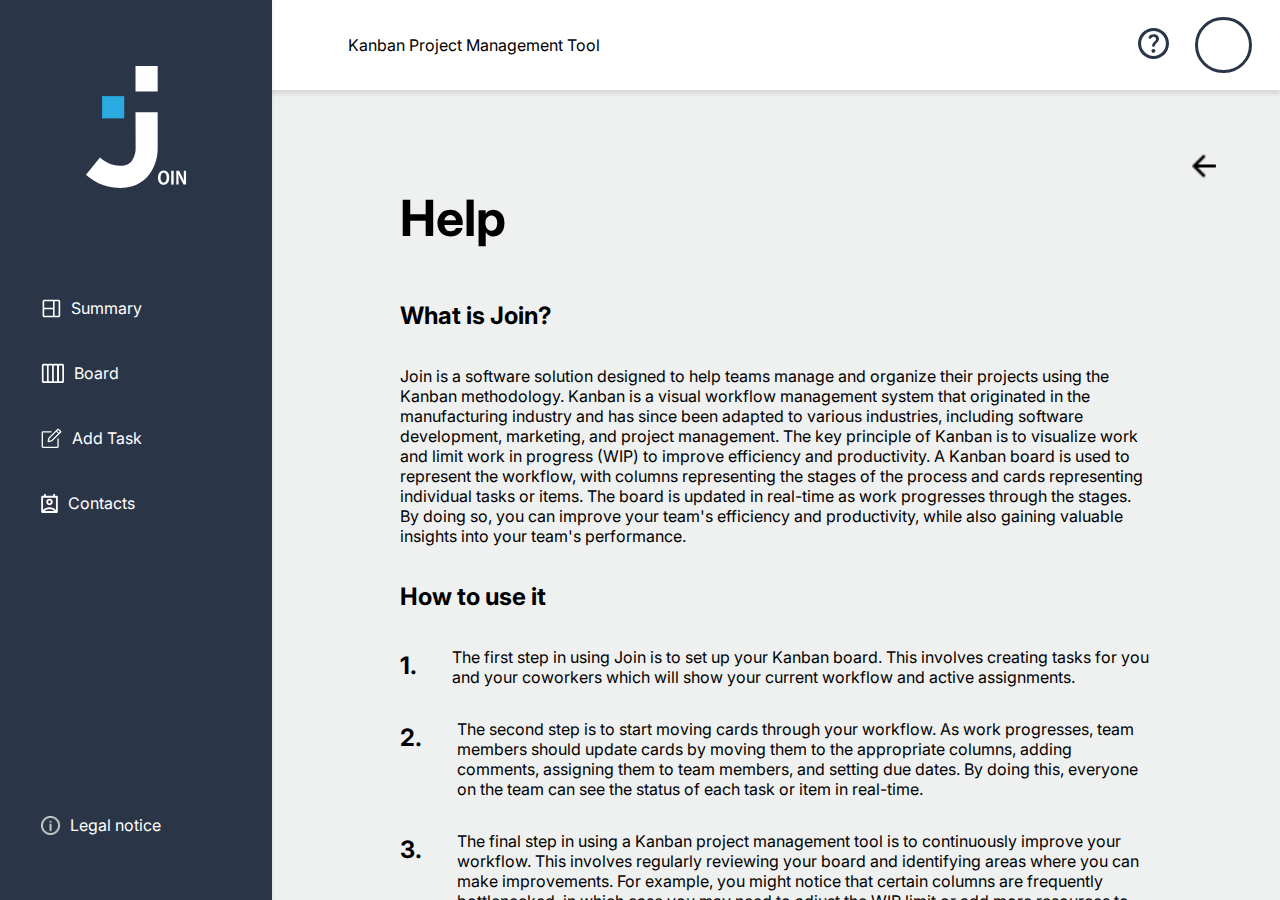
<file: html/help.html>
<!DOCTYPE html>
<html lang="en">

<head>
    <meta charset="UTF-8">
    <meta http-equiv="X-UA-Compatible" content="IE=edge">
    <meta name="viewport" content="width=device-width, initial-scale=1.0">
    <title>Help</title>

    <script src="../js/templates.js"></script>
    <script src="../js/globalScript.js"></script>
    <script src="../js/mini_backend.js"></script>
    <script src="../js/globalVar.js"></script>

    <link rel="stylesheet" href="../css/templatesStyle.css">
    <link rel="stylesheet" href="../css/help.css">
    <link rel="stylesheet" href="../css/globalStyle.css">

    <link rel="icon" type="image/x-icon" href="../img/logoDark.svg">
</head>

<body onload="includeHTML(5)">

    <div w3-include-html="../html/template.html"></div>

    <div class="body">
        <!-- <button class="buttonGlobal1">Back</button> -->
        <a href="../html/summary.html"><img id="backArrow" src="../img/backArrowBlack.png"></a>
        <h1>Help</h1>

        <h2>What is Join?</h2>
        <p>
            Join is a software solution designed to help teams manage and organize their
            projects using the Kanban methodology. Kanban is a visual workflow management system that originated in the
            manufacturing industry and has since been adapted to various industries, including software development,
            marketing, and project management.

            The key principle of Kanban is to visualize work and limit work in progress (WIP) to improve efficiency and
            productivity. A Kanban board is used to represent the workflow, with columns representing the stages of the
            process and cards representing individual tasks or items. The board is updated in real-time as work
            progresses through the stages.

            By doing so, you can improve your team's efficiency and productivity, while also gaining valuable insights
            into your team's performance.
        </p>

        <h2>How to use it</h2>
        <div class="helpParagraphs">
            <div class="paragraph">
                <h2>1.</h2>
                <p>
                    The first step in using Join is to set up your Kanban board. This involves creating tasks for you
                    and your coworkers which will show your current workflow and active assignments.
                </p>
            </div>
            <div class="paragraph">
                <h2>2.</h2>
                <p>
                    The second step is to start moving cards through your workflow. As work progresses, team members
                    should update cards by moving them to the appropriate columns, adding comments, assigning them to
                    team members, and setting due dates. By doing this, everyone on the team can see the status of each
                    task or item in real-time.
                </p>
            </div>
            <div class="paragraph">
                <h2>3.</h2>
                <p>
                    The final step in using a Kanban project management tool is to continuously improve your workflow.
                    This involves regularly reviewing your board and identifying areas where you can make improvements.
                    For example, you might notice that certain columns are frequently bottlenecked, in which case you
                    may need to adjust the WIP limit or add more resources to that stage of the process. By making these
                    incremental improvements over time, you can optimize your workflow and improve your team's
                    productivity.
                </p>
            </div>
        </div>
    </div>
</body>

</html>
</file>
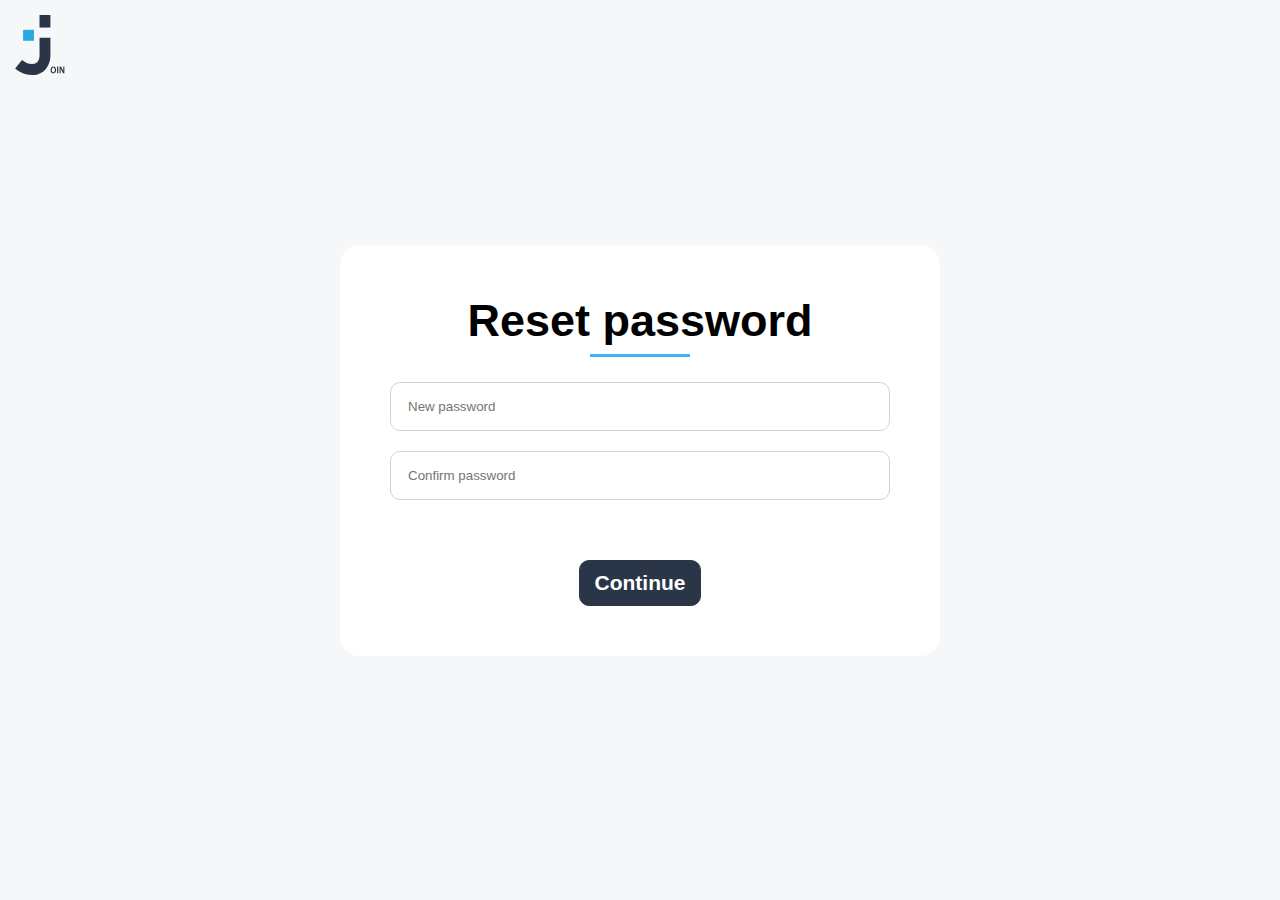
<file: html/resetPassword.html>
<!DOCTYPE html>
<html lang="en">

<head>
    <meta charset="UTF-8">
    <meta http-equiv="X-UA-Compatible" content="IE=edge">
    <meta name="viewport" content="width=device-width, initial-scale=1.0">
    <title>Reset Password</title>

    <script src="../js/index.js"></script>
    <script src="../js/mini_backend.js"></script>
    <script src="../js/globalVar.js"></script>
    <link rel="stylesheet" href="../css/index.css">
    <link rel="stylesheet" href="../css/globalStyle.css">
    <link rel="icon" type="image/x-icon" href="../img/logoDark.svg">
</head>

<body onload="onPageLoad()">
    <div id="joinLogo" style="top: 15px; left: 15px; transform: translate(0, 0);"></div>
    <div class="container" id="container">
        <div class="login">
            <h1>Reset password</h1>
            <div class="loginFields">
                <div class="globalInput">
                    <input id="setPassword" required type="password" placeholder="New password">
                </div>
                <div class="globalInput">
                    <input id="confirmPassword" required type="password" placeholder="Confirm password">
                </div>
                <div class="wrongLogin" id="loginFail"></div>
            </div>

            <div class="loginButtons">
                <div class="buttonGlobal1" onclick="changePassword()">
                    <p>Continue</p>
                </div>
            </div>

        </div>
    </div>
</body>

</html>
</file>
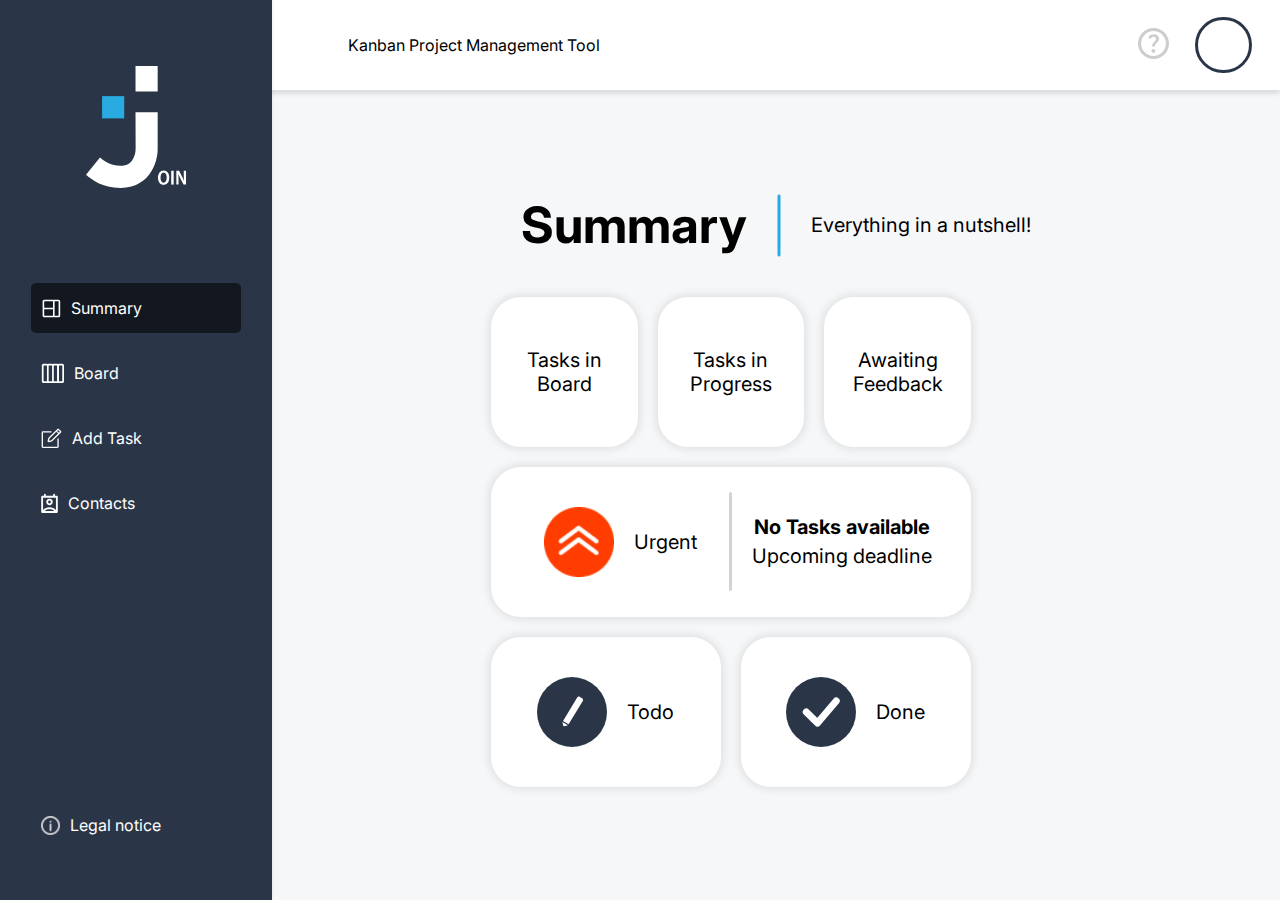
<file: html/summary.html>
<!DOCTYPE html>
<html lang="en">

<head>
    <meta charset="UTF-8">
    <meta http-equiv="X-UA-Compatible" content="IE=edge">
    <meta name="viewport" content="width=device-width, initial-scale=1.0">
    <title>Summary</title>

    <script src="../js/globalScript.js"></script>
    <script src="../js/summary.js"></script>
    <script src="../js/globalHTML.js"></script>
    <script src="../js/globalVar.js"></script>
    <script src="../js/templates.js"></script>
    <script src="../js/mini_backend.js"></script>
    <script src="../js/index.js"></script>

    <link rel="stylesheet" href="../css/summary.css">
    <link rel="stylesheet" href="../css/templatesStyle.css">
    <link rel="stylesheet" href="../css/globalStyle.css">
    <link rel="icon" type="image/x-icon" href="../img/logoDark.svg">
</head>

<body onload="initSummary()">

    <div w3-include-html="../html/template.html"></div>

    <div class="body">
        <div class="headerSummary">
            <h1>Summary</h1>
            <img class="d-noneMobile" src="../img/blueLine.png">
            <span class="text d-noneMobile">Everything in a nutshell!</span>
        </div>
        <div id="greetingAnimation" class="d-none"></div>

        <div class="summaryContent">
            <div class="tasks">

                <!-- first row -->
                <div class="first row">
                    <div class="soloTask" onclick="redirectToBoard()">
                        <div id="tasksInBoard" class="miniTask">

                        </div>
                        <div class="text">
                            Tasks in Board
                        </div>
                    </div>
                    <div class="soloTask" onclick="redirectToBoard()">
                        <div id="inProgressTask" class="miniTask">

                        </div>
                        <div class="text">
                            Tasks in Progress
                        </div>
                    </div>
                    <div class="soloTask" onclick="redirectToBoard()">
                        <div id="awaitingFeedbackTask" class="miniTask">

                        </div>
                        <div class="text">
                            Awaiting Feedback
                        </div>
                    </div>
                </div>

                <!-- second row -->
                <div class="row">
                    <div class="soloTask bigTask" onclick="redirectToBoard()">
                        <div class="urgent bigTaskWidth">
                            <img src="../img/urgentButton.png">
                            <div>
                                <div id="Urgent" class="miniTask"></div>
                                <div class="text">Urgent</div>
                            </div>
                        </div>
                        <div class="greyLine"> </div>
                        <div class="upcomingDeadline bigTaskWidth">
                            <div id="summaryDate" class="text">No Tasks available</div>
                            <div class="text">Upcoming deadline</div>
                        </div>
                    </div>
                </div>

                <!-- third row -->
                <div class="row">
                    <div class="soloTask" id="todoBubble" onclick="redirectToBoard()">
                        <div class="circleIcon">
                            <img id="todoPencil" src="../img/whitePencil.svg">
                        </div>
                        <div>
                            <div id="todoTask" class="miniTask"> </div>
                            <div class="text"> Todo </div>
                        </div>
                    </div>
                    <div class="soloTask" id="doneBubble" onclick="redirectToBoard()">
                        <div class="circleIcon">
                            <img id="doneCheck" src="../img/whiteCheck.svg">
                        </div>
                        <div>
                            <div id="doneTask" class="miniTask"> </div>
                            <div class="text"> Done </div>
                        </div>
                    </div>
                </div>
            </div>
            <div id="greeting">
                <div id="greetingContainer"></div>
                <div id="profileName"></div>
            </div>
        </div>
    </div>
</body>

</html>
</file>
<file: css/index.css>
p {
    margin: 0;
}

/* Login */

#animationOverlay {
    position: fixed;
    top: 0;
    left: 0;
    right: 0;
    bottom: 0;
    background-color: #f6f7f8;
    z-index: 98;
    animation: fadeAway 1.5s forwards;
}

#msgBox {
    position: absolute;
    top: 50%;
    left: 50%;
    transform: translate(-50%, -50%);
    box-shadow: 3px 3px 7px 1px rgba(0, 0, 0, 0.5);
    text-align: center;
    pointer-events: none;
}

#joinLogo {
    height: 70px;
    width: 50px;
    position: absolute;
    top: 50%;
    left: 50%;
    transform: translate(-50%, -50%);
    animation-fill-mode: forwards;
    background-size: contain;
    background-repeat: no-repeat;
    z-index: 99;
    background-image: url("../img/logoDark.svg");
}

.container {
    position: fixed;
    top: 0;
    left: 0;
    right: 0;
    bottom: 0;
    background-color: #f6f7f8;
    display: flex;
    justify-content: center;
    align-items: center;
}

.login {
    width: calc(80vw - 60px);
    max-width: 500px;
    background-color: white;
    border-radius: 20px;
    padding: 50px;
    display: flex;
    flex-direction: column;
    align-items: center;
    justify-content: space-between;
    gap: 35px;
    position: relative;
}

.login h1 {
    font-size: 45px;
    margin: 0;
    position: relative;
    text-align: center;
}

h1::after {
    content: "";
    position: absolute;
    bottom: -10px;
    left: 50%;
    transform: translateX(-50%);
    width: 100px;
    height: 3px;
    background-color: #43b2f7;
}

.loginFields {
    display: flex;
    flex-direction: column;
    gap: 20px;
    width: 100%;
    min-width: 225px;
}

.wrongLogin {
    margin: -15px 0 0 3px;
    color: red;
    height: 20px;
}

.rememberMe {
    display: flex;
    align-items: center;
    gap: 10px;
}

.rememberMe p {
    display: flex;
    gap: 5px;
}

.rememberMe a {
    color: #43b2f7;
    text-decoration: none;
    cursor: pointer;
}

.loginButtons {
    display: flex;
    gap: 10px;
}

.buttonGlobal1,
.buttonGlobal2 {
    height: fit-content !important;
    padding: 10px 15px !important;
    display: flex;
    align-items: center;
    justify-content: center;
}

.signUp {
    position: absolute;
    top: 30px;
    right: 30px;
    display: flex;
    align-items: center;
    gap: 30px;
}

.backBtn {
    position: absolute;
    top: 30px;
    left: 30px;
}

.forgotPWText {
    text-align: center;
}

@keyframes startAnimation {
    0% {
        top: 50%;
        left: 50%;
        transform: translate(-50%, -50%);
    }

    30% {
        top: 50%;
        left: 50%;
        transform: translate(-50%, -50%);
    }

    100% {
        top: 15px;
        left: 15px;
        transform: translate(0, 0);
    }
}

@keyframes fadeAway {
    0% {
        opacity: 1;
    }

    30% {
        opacity: 1;
    }

    100% {
        opacity: 0;
        display: none;
        z-index: -1;
    }
}

@keyframes fadeIn {
    0% {
        opacity: 0;
        display: flex;
    }

    70% {
        opacity: 1;
    }

    100% {
        opacity: 1;
    }
}

.startAnimation {
    animation: startAnimation 1.5s ease-in-out;
}

.fadeIn {
    animation: fadeIn 1.5s forwards;
}

.fadeOut {
    animation: fadeAway 1.5s forwards;
}

@media(max-width: 500px) {
    .signUp {
        position: unset;
        /* top: unset;
        bottom: 30px;
        left: 30px;
        right: 30px;
        display: flex;
        align-items: center;
        justify-content: space-between; */
    }

    .container {
        flex-direction: column;
        gap: 30px;
    }

    #animationOverlay {
        background-color: #2A3647;
    }

    .login {
        gap: 20px;
        padding: 30px;
    }

    .wrongLogin {
        margin-top: -5px;
        font-size: 12px;
    }

    .rememberMe {
        flex-direction: column;
    }

    .rememberMe input {
        cursor: pointer;
    }

    .loginButtons {
        flex-direction: column;
    }

    .loginFields {
        gap: 10px;
    }

    .backBtn {
        top: 15px;
        left: 15px;
    }

    @keyframes startAnimation {
        0% {
            top: 50%;
            left: 50%;
            transform: translate(-50%, -50%);
            background-image: url("../img/logoLight.svg");
            ;
        }

        30% {
            top: 50%;
            left: 50%;
            transform: translate(-50%, -50%);
            background-image: url("../img/logoLight.svg");
        }

        100% {
            top: 15px;
            left: 15px;
            transform: translate(0, 0);
            background-image: url("../img/logoDark.svg");
        }
    }
}

@media(max-height: 700px) {
    #joinLogo {
        opacity: 0;
        transition: all 2500ms;
    }
}

/* Sign Up */
</file>
<file: css/globalStyle.css>
body {
    margin: 0 !important;
    background-color: #F6F7F8;
    font-family: 'Inter', sans-serif !important;
    overflow: hidden;
    scroll-behavior: smooth;
}

.d-none {
    display: none !important;
}

.overflow-none {
    overflow: hidden !important;
}

.body {
    margin: 90px 0 0 272px;
    position: absolute;
    left: 0;
    right: 0;
    top: 0;
    bottom: 0;
    overflow-y: scroll;
}

#fullscreenBackground {
    position: fixed;
    top: 0;
    left: 0;
    right: 0;
    bottom: 0;
    background-color: rgba(0, 0, 0, 0.3);
    z-index: 99;
}

.formValidate {
    display: block;
    min-height: 20px;
    margin-top: 5px;
    color: red;
    cursor: default;
}

.globalInput {
    border: 1px solid lightgrey;
    border-radius: 10px;
    padding: 15px;
    display: flex;
    align-items: center;
    justify-content: space-between;
}

.globalInput input {
    border: none;
    outline: none;
    width: 100%;
}

/* global buttons */
.buttonGlobal1 {
    color: white;
    font-weight: 700 !important;
    border: 1px solid #2A3647;
    font-size: 21px;
    height: 51px;
    background: #2A3647;
    border-radius: 10px;
    cursor: pointer;
    transition: 125ms;
    padding: 15px;
    display: flex;
    align-items: center;
}

.buttonGlobal2 {
    color: #2A3647;
    font-weight: normal;
    border: 1px solid #2A3647;
    font-size: 21px;
    height: 51px;
    background: white;
    border-radius: 10px;
    cursor: pointer;
    transition: 125ms;
    padding: 15px;
    display: flex;
    align-items: center;
}

.buttonGlobal1:hover {
    background-color: #29ABE2 !important;
    border-color: #29ABE2;
    transition: 125ms;
}

.buttonGlobal2:hover {
    border-color: #29ABE2;
    color: #29ABE2;
    transition: 125ms;
}

/* delete popup */
#deleteBackground {
    position: absolute;
    top: 0;
    left: 0;
    right: 0;
    bottom: 0;
    z-index: 998;
    background-color: rgba(0, 0, 0, 0.2);
    transition: 500ms ease-in-out;
}

.deletePopup {
    background-color: white;
    max-width: 400px;
    min-width: 270px;
    position: fixed;
    left: 50%;
    top: 50%;
    transform: translate(300%, -50%);
    z-index: 999;
    border-radius: 16px;
    display: flex;
    flex-direction: column;
    justify-content: center;
    align-items: center;
    font-size: 24px;
    text-align: center;
    padding: 20px;
    transition: transform 750ms ease-in-out;
    /* hinzugefügt */
}

.show {
    transform: translate(-50%, -50%) !important;
    transition: transform 750ms ease-in-out;
    /* hinzugefügt */
}

.deletePopup div {
    display: flex;
    gap: 30px;
}

.deletePopup p {
    margin: 0 0 10px 0;
}

/* scrollbar */
/* width */
::-webkit-scrollbar {
    width: 2px;
}

/* Track */
::-webkit-scrollbar-track {
    background: transparent;
    border-radius: 16px;
}

/* Handle */
::-webkit-scrollbar-thumb {
    background: #b4b4b4;
    border-radius: 16px;
}

/* Handle on hover */
::-webkit-scrollbar-thumb:hover {
    background: #8f8f8f;
}

@media(max-width: 1000px) {
    .body {
        width: 100vw;
        /* max-width: none; */
        height: calc(100vh - 200px);
        margin: 100px 0;
        overflow: hidden;
    }
}
</file>
<file: css/templatesStyle.css>
.header {
    display: flex;
    flex-direction: row;
    justify-content: space-between;
    align-items: center;
    padding: 20px 36px 20px 348px;
    gap: 34px;
    position: absolute;
    width: calc(100% - 384px);
    height: 50px;
    left: 0px;
    top: 0px;
    background: #FFFFFF;
    box-shadow: 0px 4px 4px rgba(0, 0, 0, 0.1);
    z-index: 50;
}

.headerImg {
    display: flex;
    flex-direction: row;
    align-items: center;
    padding: 0px;
    gap: 26px;
    position: relative;
    width: 106px;
    height: 49px;
    flex: none;
    order: 1;
    flex-grow: 0;
}

#initials {
    border-radius: 50%;
    padding: .8rem;
    cursor: pointer;
    min-width: 25px;
    height: 25px;
    display: flex;
    justify-content: center;
    align-items: center;
    font-weight: 600;
    font-size: 21px;
    color: #29abe2;
    background-color: white !important;
    border: 3px solid #2A3647;
}

.sideMenu {
    display: flex;
    position: relative;
    flex-direction: column;
    align-items: center;
    padding: 66px 20px;
    gap: 103px;
    position: absolute;
    width: 232px;
    height: calc(100% - 132px);
    left: 0px;
    top: 0px;
    z-index: 51;

    background: #2A3647;
    /* nuevo */

    box-shadow: 0px 0px 4px rgba(0, 0, 0, 0.1);
}

.menu {
    display: flex;
    flex-direction: column;
    justify-content: center;
    align-items: center;
    padding: 0px;
    gap: 15px;
    width: 232px;
    height: 229px;


    /* Inside auto layout */

    flex: none;
    order: 2;
    flex-grow: 0;
}

.menu a {
    text-decoration: none;
}

.menu p {
    display: flex;
    flex-direction: row;
    align-items: center;
    padding: 8px 53px;
    gap: 20px;

    width: 232px;
    height: 46px;


    /* Inside auto layout */

    flex: none;
    order: 1;
    flex-grow: 0;
}

.menu-links {
    display: flex;
    width: 200px;
    align-items: center;
    height: 50px;
    color: white;
    gap: 10px;
    padding-left: 10px;
    border-radius: 5px;
}

.menu-links:hover {
    cursor: pointer;
    background-color: #3d444d64;
}


.side-menu-img {
    height: 20px;
}

.bg-dark {
    background-color: #131820 !important;
    border-radius: 5px;
}

.bgDark {
    background: #2A3647 !important;
    color: white !important;
}

.legal-notice {
    position: absolute;
    bottom: 50px;
    text-decoration: none;
}

.d-none {
    display: none !important;
}

.logo-mobile {
    display: none;
}

#logout {
    position: absolute;
    top: 4.4rem;
    right: 0;
    display: flex;
    align-items: center;
    justify-content: center;
    padding: .6rem;
    color: white;
    width: 5rem;
    height: 2rem;
    background: #2A3647;
    box-shadow: 0px 0px 4px rgba(0, 0, 0, 0.1);
    border-radius: 20px 0px 20px 20px;
    cursor: pointer;
    z-index: 999;
}

#logout span {
    border-bottom: 2px solid transparent;
}

#logout span:hover {
    border-bottom: 2px solid rgb(42, 170, 226);
}

#mobileDropDown {
    position: absolute;
    padding:.3rem;
    right: 5%;
    top: 100px;
    display: flex;
    flex-direction: column;
    align-items:center;
    justify-content: space-evenly;
    width: 6rem;
    height: 7rem;
    background-color: #2A3647;
    box-shadow: 0px 0px 4px rgba(0, 0, 0, 0.1);
    border-radius: 20px 0px 20px 20px;
    z-index: 999;
}

#mobileDropDown a:hover {
    border-bottom: 2px solid  rgb(42, 170, 226);;
}

#mobileDropDown a  {
    color: white;
    margin-bottom: .5em;
    cursor: pointer;
    border-bottom: 2px solid transparent;
    margin: .25rem 0 .25rem 0;
    text-decoration: none;
}

@media(max-height:600px) {
    .legal-notice {
        bottom: 12px;
    }
}


@media(max-width:1000px) {
    .d-none-mobile {
        display: none;
    }


    .sideMenu {
        display: flex;
        align-items: center;
        justify-content: space-between;
        padding: 0;
        gap: 0;
        width: 100%;
        height: 100px;
        top: calc(100vh - 100px);
        bottom: 0px;
        z-index: 10;
    }

    .menu {
        display: flex;
        flex-direction: row;
        justify-content: space-around;
        align-items: center;
        padding: 0px;
        gap: 0;
        width: 100%;
        height: 100px;
    }

    .headerImg {
        width: 49px;
        margin-right: 10%;
        display: flex;
        justify-content: center;
        align-items: center;
    }

    .side-bar-text {
        white-space: nowrap;
        font-size: 12px;
    }

    .menu-links {
        width: 70px;
        flex-direction: column;
        height: 70px;
        display: flex;
        justify-content: center;
        padding: 0;
    }


    .logo-mobile {
        display: block;
        height: 50px;
        margin-left: 10%;

    }

    .header {
        display: flex;
        flex-direction: row;
        justify-content: space-between;
        align-items: center;
        padding: 0;
        gap: 0;
        position: fixed;
        width: 100vw;
        height: 100px;
        left: 0;
        top: 0;
        right: 0;
        background: #FFFFFF;
        box-shadow: 0px 4px 4px rgba(0, 0, 0, 0.1);
    }


}
</file>
<file: css/addTask.css>
.headline {
    font-size: 50px;
    padding: 0;
}

#newCategory {
    background-color: white;
}

/*add task*/
#tasks {
    height: 85vh;
    padding: 64px;
}

.addTaskLR {
    margin-top: 60px;
}

/* dropdown category*/
#dropbtnCategory {
    padding-right: unset;
}

/*subtask*/
#subtaskField input {
    width: 90%;
}

/* add task page */

#addTaskPageBody {
    z-index: -1;
    display: flex;
    box-sizing: border-box;
}

.addTaskPage {
    background-color: #f6f7f8 !important;
    margin: 90px 0 0 272px;
}

#addTaskPageBody h4 {
    margin: 30px 0 10px 0;
    font-size: 18px;
    width: 70%;
}

#addTaskPageBody h1 {
    z-index: 99;
    background-color: #f6f7f8;
    position: absolute;
    top: 0;
    left: 0;
    width: calc(100vw - 432px);
    margin: 50px;
    margin-left: 110px;
}

.finishButtons {
    position: fixed !important;
    bottom: 50px !important;
    right: 50px !important;
}

.center {
    width: fit-content;
    display: flex;
    flex-direction: column;
    margin: 0 auto;
}

.categoryX {
    display: flex;
    align-items: center;
    gap: 7px;
}

.categoryX img:hover {
    background-color: white;
    border-radius: 100%;
    transition: 125ms;
}

@media(max-width: 1000px) {
    #tasks {
        display: none;
    }

    .addTaskPage {
        margin: 0;
    }

    .centerLine {
        height: 70vh;
    }

    .addTaskLR {
        padding-top: 20px;
    }

    #addTaskPageBody h1 {
        margin: 35px 0;
        width: 100vw;
        text-align: center;
    }

    .center {
        width: fit-content;
        margin: 0 auto;
    }

    .finishButtons {
        right: 20px !important;
        bottom: 120px !important;
    }
}

@media(max-width: 750px) {
    .centerLine {
        display: none;
    }

    .addTaskLR {
        flex-direction: column;
        width: 100vw;
        overflow-y: scroll;
        padding: 48px 0 100px 0;
    }
     
    .addTaskLeft, .addTaskRight {
        padding: 0 !important;
        overflow: visible !important;
        display: block !important;
        height: fit-content;
        width: 100% !important;
    }

    #addTaskPageBody h1 {
        top: 0;
        left: 50%;
        transform: translate(-50%, 0);
        text-align: center;
    }

    #assignedAddTask {
        margin-top: 0 !important;
    }

    .contactBubble {
        margin-top: 15px;
    }
}

@media(max-width: 400px) {

    .dropbtn,
    .prio,
    #subtaskField,
    .dropdown-content{
        width: 280px !important;
    }

    .textAreaStyle1 {
        width: calc(280px - 44px) !important;
    }

    .button1 {
        padding: 13px 10px !important;
    }
}
</file>
<file: css/globalAddTask.css>
/*add task*/
textarea,
input {
    font-family: inherit;
    font-size: inherit;
}

.textAreaStyle1 {
    outline: 0;
    border: 1px solid #D1D1D1;
    border-radius: 10px;
    width: calc(345px - 44px);
    padding: 13px 21px;
}

textarea {
    min-height: 100px;
    resize: none;
}

#tasks {
    position: relative;
    position: fixed;
    top: 50%;
    left: 50%;
    transform: translate(300%, -50%);
    max-height: 90vh;
    height: fit-content;
    width: 80vw;
    max-width: 1000px;
    background-color: white;
    border-radius: 16px;
    z-index: 800;
    display: flex;
    padding: 64px 0;
    box-sizing: border-box;
    transition: transform 750ms ease-in-out;
}

.addTaskLR {
    display: flex;
    justify-content: space-between;
    width: 100%;
    position: relative;
}

.dividingLine {
    border: 1px solid lightgrey;
    height: 100%;
}

#tasks h4 {
    margin: 30px 0 10px 0;
    font-size: 18px;
}

#tasks h1 {
    position: absolute;
    top: 48px;
    left: 64px;
    margin: 0;
    background-color: white;
    z-index: 99;
    padding: 5px;
}

.addTaskLeft {
    position: relative;
    padding-top: 3vh;
    width: 50%;
    display: flex;
    justify-content: flex-start;
    align-items: flex-start;
    flex-direction: column;
    overflow-y: scroll;
}

.addTaskRight {
    position: relative;
    padding-top: 3vh;
    width: 50%;
    display: flex;
    justify-content: flex-start;
    align-items: flex-end;
    flex-direction: column;
}

.center {
    width: fit-content;
    margin: 0 auto;
    display: flex;
    flex-direction: column;
}

/* prio, finish close buttons */
.prio {
    display: flex;
    justify-content: space-between;
    align-items: center;
    width: 345px;
}

.button1 {
    border: 1px solid rgb(226, 226, 226);
    border-radius: 10px;
    padding: 13px;
    background-color: white;
    display: flex;
    align-items: center;
    justify-content: space-around;
    cursor: pointer;
}

.button1 img {
    width: 15px;
    margin-left: 5px;
}

.button1:hover {
    box-shadow: 0px 3px 2px 0px rgba(0, 0, 0, 0.4);
}

.bg-Urgent {
    background-color: #ff3d00;
    border: 0;
    color: white;
}

.bg-Medium {
    background-color: #ffa800;
    border: 0;
    color: white;
}

.bg-Low {
    background-color: #8ce54d;
    border: 0;
    color: white;
}

.finishButtons {
    display: flex;
    justify-content: space-around;
    align-items: center;
    gap: 20px;
    position: absolute;
    bottom: 0;
    right: 64px;
}

.close {
    position: fixed;
    top: 45px;
    right: 55px;
    margin: 0;
    font-size: 30px;
    cursor: pointer;
}

/* categories */
#newCategory {
    display: flex;
    align-items: center;
    justify-content: space-between;
    border: 1px solid lightgrey;
    border-radius: 10px;
    padding: 0 0 0 13px;
    width: calc(345px - 15px);
}

#newCategory input {
    border: 0;
    outline: 0;
}

#newCategory img {
    height: 25px;
    width: 25px;
    padding: 10px;
    cursor: pointer;
}

#newCategory img:first-child {
    border-right: 1px solid lightgrey;
}

#newCategory div {
    display: flex;
    align-items: center;
}

#categoryColors {
    display: flex;
}

.categoryColor {
    height: 15px;
    width: 15px;
    margin: 10px 0 10px 10px;
    border-radius: 100%;
    cursor: pointer;
    border: 1px solid transparent;
}

.categoryX {
    display: flex;
    align-items: center;
    gap: 7px;
}

.categoryX img:hover {
    background-color: white;
    border-radius: 100%;
    transition: 125ms;
}

.border {
    border: 2px solid white !important;
    transform: scale(1.2);
    box-shadow: 0px 2px 3px 0px rgba(0, 0, 0, 0.3);
}

/* dropdown category*/
.dropdown {
    width: 70%;
}

.dropbtn {
    border: 1px solid lightgrey;
    background-color: white;
    border-radius: 10px;
    padding: 0 0 0 21px;
    cursor: pointer;
    font-size: 16px;
    display: flex;
    justify-content: space-between;
    align-items: center;
    width: 345px;
}

.dropDownPopup {
    width: 300px !important;
    scrollbar-gutter: auto;
}

.dropbtn:hover {
    background-color: rgba(0, 0, 0, 0.1);
}

.dropbtn img {
    height: 10px;
    border-left: 1px solid lightgrey;
    padding: 15px 10px;
    margin-left: 5px;
}

.dropdown-content {
    display: flex;
    flex-direction: column;
    border: 1px solid lightgrey;
    border-radius: 10px;
    max-height: 150px;
    overflow-y: scroll;
    background-color: white;
    width: 343px;
}

.dropdown-content a {
    text-decoration: none;
    color: black;
    padding: 5px 21px;
    display: flex;
    align-items: center;
    justify-content: space-between;
    cursor: pointer;
}

.dropdown-content a:hover {
    background-color: rgba(0, 0, 0, 0.1);
}

.check {
    margin: 10px 0 10px 10px;
}

#dropbtnCategory {
    display: flex;
    justify-content: space-between;
    align-items: center;
    width: 100%;
    padding-right: 10px;
}

.contactBubble {
    background-color: darkred;
    color: white;
    font-size: 12px;
    height: 30px;
    width: 30px;
    border-radius: 100%;
    display: flex;
    justify-content: center;
    align-items: center;
    margin-left: -10px;
}

.contactBubble:first-child {
    margin-left: 0 !important;
}

/*subtask*/
#subtaskField {
    border: 1px solid lightgrey;
    border-radius: 10px;
    width: 343px;
    background-color: white;
}

#subtaskField div {
    display: flex;
    justify-content: space-between;
    align-items: center;
    padding-left: 21px;
}

#subtaskField input {
    border: 0;
    outline: 0;
}

#subtaskField div img {
    border-left: 1px solid lightgrey;
    height: 25px;
    width: 25px;
    padding: 10px;
    cursor: pointer;
}

#subtaskField span {
    padding: 5px 0 5px 21px;
    border-top: 1px solid lightgrey;
}

.subtaskList {
    display: flex;
    align-items: center;
    justify-content: space-between;
}

.subtaskList img {
    padding-right: 5px;
    filter: invert(50%);
    height: 20px;
    cursor: pointer;
}

#assignedAddTask {
    display: flex;
    margin-top: 20px;
}

@media(max-width: 1000px) {
    #tasks {
        display: none;
    }
}
</file>
<file: css/boardStyle.css>
.headline {
    width: 176px;
    font-family: 'Inter';
    font-style: normal;
    font-weight: 700;
    font-size: 50px;
    line-height: 120%;
    color: #000000;
}

.topContent {
    display: flex;
    align-items: center;
    justify-content: space-between;
    margin: 30px 50px;
    position: relative;
}

.taskSearchAdd {
    display: flex;
    z-index: 1;
}

.taskSearchAdd button {
    min-width: fit-content;
    z-index: 90;
    margin-left: 16px;
}

#FsTask .buttonGlobal1 {
    display: flex;
    align-items: center;
    justify-content: space-between;
    width: fit-content;
}

.buttonPosition {
    display: flex;
    justify-content: flex-end;
}

/*board tasks*/
.contactPrio {
    display: flex;
    justify-content: space-between;
    align-items: center;
    margin-top: 5px;
}

.assigned {
    display: flex;
}

.prioIcon {
    height: 15px;
    width: 15px;
    object-fit: contain;
}

/* search */
.search {
    display: flex;
    align-items: center;
    border: 1px solid lightgrey;
    background-color: white;
    border-radius: 10px;
}

.search input {
    box-sizing: border-box;
    padding: 13px 21px;
    border-radius: 16px;
    width: 200px;
    height: 51px;
    background: #FFFFFF;
    outline: none;
    border: none;
}

.search img {
    height: 25px;
    width: 25px;
}

.search img:last-child {
    padding-right: 16px;
}

/* progress */
.scrollTasks {
    height: calc(100vh - 230px);
    position: relative;
    overflow: hidden;
    margin-top: 50px;
}

.scrollButtons {
    position: absolute;
    right: 0;
    top: 80px;
    display: flex;
    gap: 20px;
}

#arrowLeft {
    background-image: url(../img/arrowLeftDark.png);
    background-position: center;
    height: 32px;
    width: 32px;
    border: 0;
    border-radius: 100%;
}

#arrowLeft:hover {
    background-image: url(../img/arrowLeftLight.png);
    transition: 125ms;
    cursor: pointer;
}

#arrowRight {
    background-image: url(../img/arrowRightDark.png);
    height: 32px;
    width: 32px;
    border: 0;
    border-radius: 100%;
}

#arrowRight:hover {
    background-image: url(../img/arrowRightLight.png);
    transition: 125ms;
    cursor: pointer;
}

.progressFields {
    position: absolute;
    top: 0;
    left: 0;
    right: 0;
    bottom: 0;
    font-size: 25px;
    display: flex;
    overflow-x: scroll;
    overflow-y: hidden;
    scroll-behavior: smooth;
}

.progress {
    display: flex;
    flex-direction: column;
    min-width: 290px;
    padding: 24px;
    overflow-y: hidden;
}

.progressHeaderImg {
    height: 30px;
    width: 30px;
    transition: 125ms;
    background: url("../img/plusButtonBorder.svg");
}

.progressHeaderImg:hover {
    background-image: url("../img/plusButtonBorderHover.svg");
    transition: 125ms;
}

.progressHeader {
    display: flex;
    justify-content: space-between;
    align-items: center;
    cursor: pointer;
}

.progressHeader p {
    margin: 0;
    font-weight: bold;
    color: #2A3647;
}

/* todo */
.taskFields {
    display: flex;
}

.taskField {
    margin-top: 16px;
    min-height: 200px;
    height: 100%;
    border-radius: 16px;
    display: flex;
    flex-direction: column;
    align-items: center;
    overflow-y: scroll;
    padding-bottom: 50px;
}

.bg-hover {
    border: 2px grey dashed;
    background-color: rgba(0, 0, 0, 0.1);
}

.todoBox {
    display: flex;
    flex-direction: column;
    background-color: white;
    box-shadow: 0px 0px 10px 2px rgba(0, 0, 0, 0.1);
    font-size: 15px;
    padding: 10px;
    border-radius: 16px;
    cursor: pointer;
    transition: 125ms;
    margin: 10px 0;
    width: 250px;
    position: relative;
}

.trash {
    background-image: url("../img/darkBin.png");
    transition: all 125ms;
    background-position: center;
    background-size: contain;
    background-repeat: no-repeat;
    height: 15px;
    width: 15px;
    position: absolute;
    top: 10px;
    right: 10px;
    padding: 5px;
}

.trash:hover {
    background-image: url("../img/blueBin.png");
    transition: all 125ms;
}

.drag {
    background-image: url("../img/dndBlue.svg");
    transition: all 125ms;
    background-position: center;
    background-size: contain;
    background-repeat: no-repeat;
    height: 15px;
    width: 15px;
    position: absolute;
    top: 12px;
    right: 50px;
    padding: 5px;
    cursor: pointer;
}

.dragEdit {
    background-image: url("../img/dndBlue.svg");
    transition: all 125ms;
    background-position: center;
    background-size: contain;
    height: 15px;
    width: 15px;
    position: absolute;
    top: 22px;
    right: 22px;
    padding: 5px;
    cursor: pointer;
}

.drag:hover,
.dragEdit:hover {
    background-image: url("../img/dndLightBlue.svg");
}

.dragLinks {
    padding: 10px;
}

.dragLinks h4 {
    margin: 0 0 5px 0 !important;
}

.dragLink {
    padding: 5px 10px;
    border-radius: 10px;
    width: fit-content;
}

.dragLink:hover {
    background-color: #2a3647dc;
    color: white;
    cursor: pointer;
}

.moveDiv {
    border-radius: 10px;
    border: 1px solid #2a36476b;
    background-color: #29aae223;
    height: 157px;
    cursor: default;
}

.todoBox::after {
    height: 50px;
    width: 100px;
    background-color: #000000;
}

.todoBox:hover {
    transform: rotate(2deg);
    transition: 125ms;
}

.todoBox h4 {
    margin: 10px 0;
}

.todoBox p {
    margin: 0;
}

.tilt {
    transform: rotate(2deg);
}

.category {
    margin: 0;
    border-radius: 5px;
    color: white;
    text-shadow: 1px 1px 5px black;
    background-color: coral;
    padding: 5px 15px;
    width: fit-content;
}

.taskDescription {
    margin-bottom: 5px;
}

/*subtask*/
.subtaskTrack {
    display: flex;
    align-items: center;
    justify-content: space-between;
}

.subtaskBar {
    height: 5px;
    width: 50%;
    border-radius: 10px;
    background-color: rgb(233, 233, 233);
}

.subtaskProgress {
    height: 5px;
    background-color: #29ABE2;
    border-radius: 10px;
}

@media(max-width: 1000px) {
    .topContent {
        justify-content: space-between;
        text-align: center;
        margin: 30px 50px;
    }

    .scrollTasks {
        height: calc(100vh - 330px);
    }

    .progressFields::-webkit-scrollbar {
        display: none;
    }
}

@media(max-width: 680px) {
    .topContent {
        flex-direction: column;
        margin: 10px 0;
        min-height: 120px;
    }

    .headline {
        margin: 10px;
    }

    .taskSearchAdd button {
        position: fixed;
        bottom: 120px;
        right: 20px;
    }

    .taskField {
        min-height: 50px;
    }

    .task {
        transform: translate(-50%, -50%) scale(0.8);
    }

    .scrollTasks {
        height: calc(100vh - 343px);
        margin: 0;
    }

    .scrollButtons {
        width: calc(100vw - 40px);
        display: flex;
        justify-content: space-between;
        margin: 10px 20px;
    }
}

@media(max-width: 374px) {
    .search input {
        width: 140px;
    }
}

@media(min-width: 1630px) {
    .progressFields {
        justify-content: space-evenly;
    }

    .scrollButtons {
        display: none;
    }
}
</file>
<file: css/boardTaskPopup.css>
/* task fullscreen */
.task {
    position: fixed;
    left: 50%;
    top: 50%;
    transform: translate(300%, -50%);
    background-color: white;
    width: 300px;
    padding: 48px;
    border-radius: 20px;
    z-index: 100;
    max-height: calc(90vh - 96px);
    transition: transform 750ms ease-in-out;
    overflow-y: scroll;
}

.task h1 {
    font-size: 45px;
    font-weight: bolder;
    padding: 10px 0;
    margin: 0;
}

.task p {
    font-size: 20px;
    font-weight: 500;
}

.task h4 {
    font-size: 20px;
    font-weight: 800;
    margin: 10px 0;
}

.task input,
.task textarea {
    border: 1px solid lightgrey;
    border-radius: 10px;
    padding: 10px;
    width: calc(100% - 22px);
    outline: 0;
}

.FsTopBar {
    display: flex;
    align-items: center;
    justify-content: space-between;
}

.FsTopBar div {
    padding: 5px 20px;
    border-radius: 7px;
    font-size: 20px;
    color: white;
}

.FsTopBar img {
    height: 30px;
    width: 30px;
    cursor: pointer;
}

.FsTitle {
    color: #2a3647;
    font-size: 20px;
}

.FsDescription p {
    font-size: 20px;
    padding: 10px 0;
    margin: 0;
}

.FsDate {
    display: flex;
    align-items: center;
    padding: 10px 0;
}

.marginLeft {
    margin: 0 0 0 15px;
}

.FsDate h4 {
    margin: 0;
}

.FsDate div {
    padding: 5px 10px;
    border-radius: 10px;
    color: white;
}

.FsPrio img {
    height: 15px;
    width: 15px;
    margin-left: 5px;
}

.FsPrio {
    display: flex;
    align-items: center;
}

.assignedContact {
    display: flex;
    align-items: center;
}

.assignedContact p {
    margin: 5px 15px;
}

.FsAssigned h4 {
    margin: 0;
    padding: 10px 0;
}

.FsAssigned {
    margin-bottom: 10px;
}

.prioBtnEdit {
    display: flex;
    align-items: center;
    justify-content: space-between;
}

.prioBtnEdit div {
    margin: 0 !important;
}

#assignedContactsEdit {
    display: flex;
    margin-top: 10px;
}


.subtaskFs {
    color: black !important;
    display: flex;
    align-items: center;
    margin: 5px 0;
    width: fit-content;
    cursor: pointer;
}

.FsSubtasks h4 {
    margin: 0;
    padding: 10px 0;
}

.tickBox {
    border: 1px solid black;
    min-height: 20px;
    min-width: 20px;
    max-height: 20px;
    max-width: 20px;
    border-radius: 0 !important;
    padding: 0 !important;
    display: flex;
    justify-content: center;
    align-items: center;
}

@media(max-width: 800px){
    .task {
        padding: 20px;
    }
}
</file>
<file: css/contact.css>
.body {
    position: relative;
    display: flex;
    overflow-x: hidden;
}

body::after {
    position: absolute;
    width: 0;
    height: 0;
    overflow: hidden;
    z-index: -1;
    content: url("../img/editPencilLightBlue.svg") url("../img/lightBlueBinSmall.svg");
}

.fadeIn {
    animation: fadeIn 500ms ease-in-out;
}

@keyframes fadeIn {
    from {
        transform: translateY(50%);
    }

    to {
        transform: translateY(0%);
    }
}

.d-block {
    display: block !important;
}

#fullscreen {
    position: fixed;
    top: 0;
    bottom: 0;
    right: 0;
    left: 0;
    background-color: rgba(0, 0, 0, 0.3);
    z-index: 99;
}

.contactList {
    border-top: 1px solid lightgrey;
    background-color: white;
    min-width: 300px;
    max-width: 300px;
    padding: 15px;
    z-index: 51;
    box-shadow: 4px 0 4px 0px rgba(0, 0, 0, 0.1);
    overflow-y: scroll;
    display: flex;
    flex-direction: column;
}

.noContacts {
    color: grey;
    display: flex;
    align-items: center;
    justify-content: center;
    height: 100%;
}

.newContactButton {
    justify-content: space-between;
    width: 90%;
    max-width: 300px;
    margin: 0 auto;
    padding: 10px 15px !important;
}

#renderContacts {
    flex: 1;
}

.sortingLetter {
    border-bottom: 1.5px solid rgba(128, 128, 128, 0.38);
    font-size: 21px;
    padding: 16px 0;
}

.selectContact {
    padding: 10px;
    margin: 10px;
    display: flex;
    align-items: center;
    gap: 20px;
    border-radius: 10px;
    cursor: pointer;
    transition: 125ms;
}

.selectContact:hover {
    background-color: #29aae213;
    transition: 125ms;
}

.miniContactPic {
    display: flex;
    justify-content: center;
    align-items: center;
    width: 42px;
    height: 42px;
    border-radius: 100%;
    border: 1px solid #FFFFFF;
    color: white;
    text-shadow: 0px 0px 5px rgba(0, 0, 0, 1);
    flex-shrink: 0;
}

.bigContactPic {
    width: 114px;
    height: 114px;
    background-color: aquamarine;
    font-size: 35px;
    box-shadow: 0px 0.5px 2px 1px lightgrey;
}

.contactInfoPreview {
    flex: 1;
    overflow: hidden;
    display: flex;
    flex-direction: column;
}

.contactListName {
    font-size: 20px;
    white-space: nowrap;
    overflow: hidden;
    text-overflow: ellipsis;
    flex: 1;
}

.contactListMail {
    color: #29abe2;
    white-space: nowrap;
    overflow: hidden;
    text-overflow: ellipsis;
    flex: 1;
}

.selected {
    background-color: #293647 !important;
    color: white;
}

.newContactButton img {
    height: 30px;
}

/* display contact */
.exitContact {
    display: none;
}

.exitContact:hover {
    transition: 125ms;
    content: url("../img/blueCross.svg");
}

.headline {
    display: flex;
    align-items: center;
    gap: 30px;
    height: fit-content;
    padding: 30px;
}

h1 {
    font-size: 45px;
    margin: 0;
}

.contactsBar {
    background-color: #29abe2;
    width: 3px;
    height: 60px;
}

#contactDetails {
    display: flex;
    flex-direction: column;
}

.contactNameAndImg {
    display: flex;
    align-items: center;
    justify-content: flex-start;
    padding: 0 32px 32px 32px;
    gap: 20px;
    box-sizing: border-box;
    width: calc(100vw - 602px);
}

.contactNameAndImg .bigContactPic {
    height: 90px;
    width: 90px;
}

.contactNameAndButtons {
    display: flex;
    flex-direction: column;
    gap: 10px;
    overflow: hidden;
}

.contactNameAndButtons p {
    font-weight: 500;
    margin: 0;
}

.contactDisplayName {
    white-space: nowrap;
    overflow: hidden;
    text-overflow: ellipsis;
    font-size: 40px;
}

.contactDetailButtons {
    display: flex;
    justify-content: space-between;
    width: 240px;
}

.contactDetailButtons p {
    font-size: 18px;
    color: #2a3647;
}

.contactDetailButtons div {
    display: flex;
    align-items: center;
    gap: 5px;
    cursor: pointer;
}

.contactDetailButtons div img {
    height: 16px;
}

.contactDetailButtons div:hover p {
    color: #29abe2;
}

.editButton:hover #editIcon {
    content: url("../img/editPencilLightBlue.svg");
}

.deleteButton:hover #deleteIcon {
    content: url("../img/lightBlueBinSmall.svg");
}

.contactInformation {
    padding: 32px;
    font-size: 20px;
}

.contactInformation p {
    margin: 0;
}

.contactInformation h4 {
    margin: 40px 0 10px 0;
}

.contactInformation a {
    text-decoration: none;
    color: #29abe2;
}

/* popup */
#popUpWindow {
    height: fit-content;
    width: fit-content;
    position: fixed;
    top: 50%;
    left: 50%;
    transform: translate(300%, -50%);
    border-radius: 16px;
    z-index: 800;
    display: flex;
    min-width: 800px;
    transition: transform 750ms ease-in-out;
}

.closeAddContact {
    position: absolute;
    top: 16px;
    right: 16px;
    cursor: pointer;
    z-index: 801;
}

.addContactForm {
    display: flex;
    flex-direction: column;
}

.blueSide {
    background-color: #2A3647;
    border-radius: 16px 0 0 16px;
    padding: 32px;
    display: flex;
    align-items: center;
}

.blueSideContent {
    margin-top: -50px;
}

.blueSide img {
    height: 50px;
}

.blueSide h1 {
    font-size: 40px;
    color: white;
    margin: 0;
    white-space: nowrap;
}

.blueSide p {
    color: white;
    margin: 0;
}

.blueSide p {
    position: relative;
}

.blueSide p::after {
    content: "";
    position: absolute;
    bottom: -10px;
    left: 50px;
    transform: translateX(-50%);
    width: 100px;
    height: 2px;
    background-color: #43b2f7;
}

.addContactImg {
    background-color: lightgrey;
    padding: 32px;
    border-radius: 100%;
    height: 50px;
    width: 50px;
    flex-shrink: 0;
    display: flex;
    align-items: center;
    justify-content: center;
    border: 2px solid white;
    box-shadow: 0px 0.5px 2px 1px lightgrey;
    margin-right: 32px;
}

.whiteSide {
    background-color: white;
    border-radius: 0 16px 16px 0;
    padding: 32px;
    display: flex;
    align-items: center;
}

.whiteSideContent {
    display: flex;
    align-items: center;
}

.whiteSideContent input {
    border: 1px solid lightgrey;
}

.whiteSideContent .bigContactPic {
    margin-right: 32px;
}

.overlayButtons {
    display: flex;
    justify-content: flex-end;
    gap: 10px;
    margin-top: 20px;
}

.overlayButtons p {
    margin: 0;
    font-size: 18px;
    white-space: nowrap;
}

.overlayButtons img {
    height: 15px;
    margin-left: 10px;
}

.formValidate {
    margin: 0 0 5px 0 !important;
    font-size: 14px;
}

/* responsive popUps */
@media(max-width: 1000px) {
    #popUpWindow {
        display: flex;
        flex-direction: column;
        min-width: 340px;
    }

    .blueSide {
        border-radius: 16px 16px 0 0;
        height: 125px;
        display: flex;
        align-items: flex-start;
    }

    .blueSideContent {
        margin: 0;
    }

    .blueSideContent img {
        display: none;
    }

    .whiteSide {
        border-radius: 0 0 16px 16px;
        height: 350px;
        display: flex;
        align-items: flex-end;
    }

    .whiteSideContent {
        flex-direction: column;
    }

    .whiteSideContent .bigContactPic,
    .addContactImg {
        margin: 0;
        position: absolute;
        top: 130px;
    }

    .overlayButtons {
        justify-content: space-around;
    }

    .contactNameAndImg {
        width: calc(100vw - 330px);
    }
}


/* responsive main site */
@media(max-width: 800px) {
    .contactList {
        width: 100%;
        max-width: unset;
        align-items: center;
    }

    #renderContacts {
        min-width: 400px;
    }

    #contactDisplay {
        display: none;
        flex: 1;
    }

    .exitContact {
        display: block;
        position: fixed;
        top: 115px;
        right: 15px;
        cursor: pointer;
        transition: 125ms;
        height: 30px;
    }

    .contactNameAndImg {
        width: 100vw;
    }
}

@media(max-width: 450px) {
    #renderContacts {
        min-width: unset;
        width: 100%;
    }

    .overlayButtons .buttonGlobal1 {
        width: unset !important;
    }
}

@media(max-width: 360px) {
    #popUpWindow {
        min-width: 301px;
    }

    .overlayButtons p {
        white-space: unset;
    }
}

@media(max-width: 1100px) {
    .contactDisplay {
        flex: 1;
    }

    .contactsBar {
        display: none;
    }

    .headline {
        flex-direction: column;
        align-items: flex-start;
        gap: 0;
    }

    .headline2 {
        margin: 0;
        position: relative;
    }

    .headline2::after {
        content: "";
        position: absolute;
        bottom: -10px;
        left: 50px;
        transform: translateX(-50%);
        width: 100px;
        height: 2px;
        background-color: #43b2f7;
    }
}

@media(max-width: 500px) {
    .contactNameAndImg {
        padding: 15px;
    }

    .contactNameAndImg .bigContactPic {
        height: 60px;
        width: 60px;
        font-size: 25px;
    }

    .contactDisplayName {
        font-size: 30px;
    }

    .contactDetailButtons {
        width: 180px;
    }

    .contactDetailButtons p {
        font-size: 14px;
    }

    .contactDetailButtons div {
        gap: 2px;
    }

    .contactDetailButtons div img {
        height: 12px;
    }

    .headline {
        padding: 15px;
    }

    .contactInformation {
        padding: 15px;
    }
}
</file>
<file: css/datenschutz.css>
.body {
    width: calc(100% - 264px);
    margin-left: 270px;
    height: calc(100vh - 90px);
    margin-top: 90px;
    background-color: rgba(233, 233, 233, 0.487);
    display: flex;
    flex-direction: column;
    overflow-y: scroll !important;
}

.only-mobile {
    display: none;

}

.container {
    padding: 30px;
    min-width: 275px;
    height: fit-content;
}

h1 {
    font-size: 50px;
    margin: 0;
}

.container h2 {
    font-size: 27px;
}

.container-datenschutz {
    /* margin: 5px;
    border-radius: 10px; */
    padding: 30px;
    height: fit-content;
}

.container-datenschutz h2 {
    font-size: 27px;
}

::-webkit-scrollbar {
    display: none;
}

@media (max-width: 1000px) {
    .body {
        height: calc(100vh - 200px);
        margin: 100px 0 100px 0;
    }
}

@media(max-width: 550px) {
    h1 {
        font-size: 40px;
    }
    .container h2 {
        font-size: 20px;
    }
}
</file>
<file: css/help.css>
.body {
    position: relative;
    margin-left: 272px;
    margin-top: 90px;
    height: calc(100vh - 218px);
    background-color: rgba(233, 233, 233, 0.487);
    display: flex;
    flex-direction: column;
    overflow-y: scroll;
    padding: 64px 128px;
}

h1 {
    font-weight: 700;
    font-size: 50px;
}

.helpParagraphs {
    display: flex;
    flex-direction: column;
}

.paragraph {
    display: flex;
    gap: 35px;
}

button {
    position: absolute;
    top: 32px;
    right: 32px;
}

#backArrow {
    position: absolute;
    top: 64px;
    right: 64px;
    cursor: pointer;
    height: 24px;
    width: 24px;
}

@media (max-width:1000px) {
    .body {
        height: calc(100vh - 328px) !important;
        margin: 100px auto;
        overflow-y: scroll !important;
        padding: 64px;
        width: unset !important;
    }
}

@media (max-width:600px) {
    .body {
        height: calc(100vh - 264px) !important;
        padding: 32px;
    }
    #backArrow{
        top: 32px;
        right: 32px;
    }
}
</file>
<file: css/summary.css>
.body {
    /* background-color: rgba(233, 233, 233, 0.487); */
    display: flex;
    flex-direction: column;
    align-items: center;
    justify-content: center;
    gap: 30px;
    position: relative;
}

.greetingAnimation-mobile {
    display: none;
    position: absolute;
    top: 0;
    height: 100vh;
    width: 100%;
    z-index: 100;
    background-color: #e0e0e0;
    opacity: 1;
    transition: 2s opacity ease-in-out;
}

h1 {
    font-size: 50px;
    margin: 0;
}

.greetingAnimation {
    animation: fadeAway 2s forwards;
}

.headerSummary {
    display: flex;
    align-items: center;
    gap: 30px;
}

.summaryContent {
    width: 100%;
    display: flex;
    justify-content: center;
    gap: 3%;
}

.tasks {
    display: flex;
    flex-direction: column;
    width: 500px;
}

.row {
    display: flex;
}

.first .soloTask {
    flex-direction: column;
}

.soloTask {
    display: flex;
    align-items: center;
    justify-content: center;
    text-align: center;
    padding: 20px;
    border-radius: 30px;
    background-color: white;
    width: 100%;
    height: 110px;
    margin: 10px;
    transition: 125ms ease-in-out;
    box-shadow: 0px 0px 10px 2px rgba(0, 0, 0, 0.1);
}

.soloTask:hover {
    cursor: pointer;
    background-color: #2A3647;
    color: white;
    transform: scale(1.1);
    transition: 125ms ease-in-out;
    box-shadow: 0px 0px 10px 5px rgba(0, 0, 0, 0.1);
}

.text {
    font-size: 20px;
    font-weight: 400;
}

.miniTask {
    font-size: 50px;
    font-weight: 700;
}

.bigTask {
    display: flex;
    align-items: center;
    justify-content: space-around;
}

.bigTaskWidth {
    width: 50%;
}

.greyLine {
    width: 3px;
    height: 90%;
    background-color: lightgrey;
    border-radius: 5px;
}

.urgent {
    display: flex;
    align-items: center;
    justify-content: center;
    gap: 20px;
}

.urgent img {
    height: 70px;
}

.upcomingDeadline {
    display: flex;
    flex-direction: column;
    gap: 5px;
}

#summaryDate {
    font-weight: 700 !important;
}

.circleIcon {
    display: flex;
    align-items: center;
    justify-content: center;
    height: 70px;
    width: 70px;
    border-radius: 100%;
    background-color: #2A3647;
}

#todoBubble,
#doneBubble {
    gap: 20px;
}

#todoBubble:hover #todoPencil {
    content: url('../img/bluePencil.svg');
}

#doneBubble:hover #doneCheck {
    content: url('../img/blueCheck.svg');
}

.soloTask:hover .circleIcon {
    background-color: white;
}

/* greeting */
#greeting {
    display: flex;
    flex-direction: column;
    align-items: flex-start;
    padding: 30px;
    gap: 30px;
}

#greetingContainer {
    font-size: 30px;
}

#profileName {
    font-size: 50px;
    font-weight: 700;
    color: #2aaae2;
    margin: 0;
    white-space: nowrap;
}

@media(max-width: 1200px) {
    #greeting {
        /* display: none; */
        position: absolute;
        top: 0;
        left: 0;
        right: 0;
        bottom: 0;
        background-color: rgba(233, 233, 233, 1);
        display: flex;
        align-items: center;
        justify-content: center;
        gap: 40px;
    }
}

@media(max-width: 1000px) {
    .d-noneMobile {
        display: none;
    }
}

@media(max-width: 530px) or (max-height: 780px) {
    .body {
        gap: 10px;
    }
}

@media(max-width: 530px) or (max-height: 780px) {
    .headerSummary {
        margin: 10px;
    }

    .headerSummary h1 {
        font-size: 45px;
    }

    .tasks {
        width: 350px;
    }

    .soloTask {
        height: 55px;
        border-radius: 20px;
    }

    .text {
        font-size: 13px;
    }

    .miniTask {
        font-size: 30px;
    }

    .circleIcon,
    .urgent img {
        height: 50px;
        width: 50px;
    }

    .circleIcon img {
        scale: 0.7;
    }
}

@media(max-width: 370px) {
    .soloTask {
        padding: 20px 15px;
    }

    .soloTask:hover {
        transform: scale(1.05);
    }
}

@keyframes fadeAway {
    0% {
        opacity: 1;
    }

    60% {
        opacity: 1;
    }

    100% {
        opacity: 0;
        display: none;
    }
}
</file>
